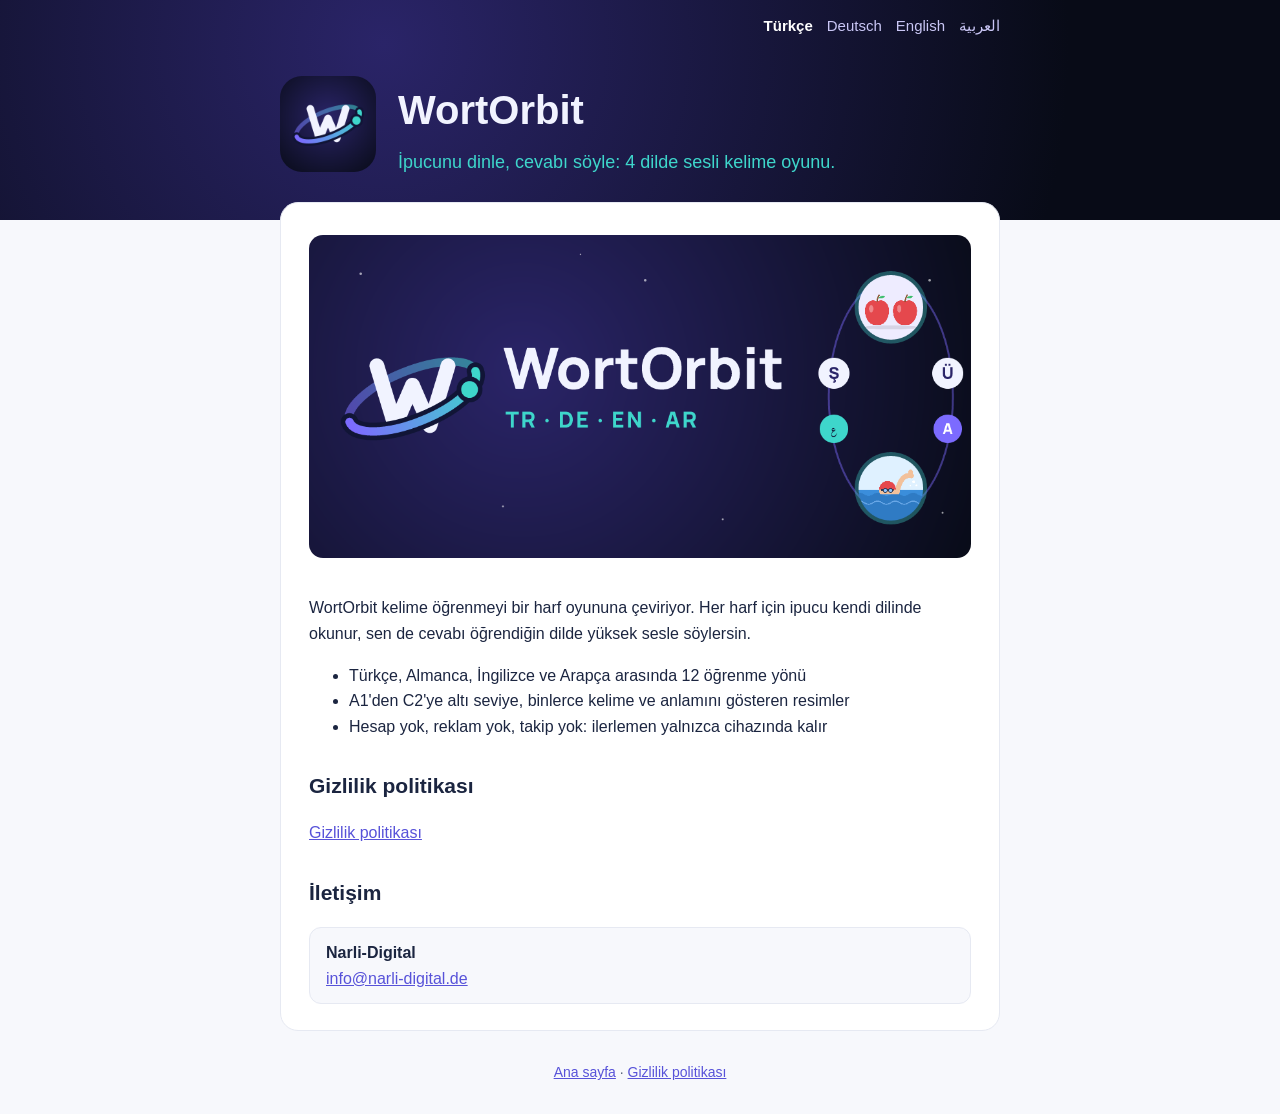
<file: index.html>
<!doctype html>
<html lang="tr">
<head>
<meta charset="utf-8">
<meta name="viewport" content="width=device-width, initial-scale=1">
<title>WortOrbit – İpucunu dinle, cevabı söyle: 4 dilde sesli kelime oyunu.</title>
<link rel="icon" href="icon.png">
<link rel="stylesheet" href="style.css">
</head>
<body>
<header><div class="wrap">
<nav><a href="index.html" class="on" lang="tr">Türkçe</a><a href="de/index.html" class="" lang="de">Deutsch</a><a href="en/index.html" class="" lang="en">English</a><a href="ar/index.html" class="" lang="ar">العربية</a></nav>
<div class="hero"><a href="index.html"><img src="icon.png" alt="WortOrbit"></a><div><h1>WortOrbit</h1><p>İpucunu dinle, cevabı söyle: 4 dilde sesli kelime oyunu.</p></div></div>
</div></header>
<div class="wrap"><main>
<img class="feature" src="feature.png" alt="WortOrbit"><p>WortOrbit kelime öğrenmeyi bir harf oyununa çeviriyor. Her harf için ipucu kendi dilinde okunur, sen de cevabı öğrendiğin dilde yüksek sesle söylersin.</p><ul><li>Türkçe, Almanca, İngilizce ve Arapça arasında 12 öğrenme yönü</li><li>A1&#x27;den C2&#x27;ye altı seviye, binlerce kelime ve anlamını gösteren resimler</li><li>Hesap yok, reklam yok, takip yok: ilerlemen yalnızca cihazında kalır</li></ul><h2>Gizlilik politikası</h2><p><a href="tr/privacy.html">Gizlilik politikası</a></p><h2>İletişim</h2><div class="publisher"><strong>Narli-Digital</strong><br><a href="mailto:info@narli-digital.de">info@narli-digital.de</a></div>
</main>
<footer><a href="index.html">Ana sayfa</a> · <a href="tr/privacy.html">Gizlilik politikası</a></footer>
</div>
</body>
</html>
</file>
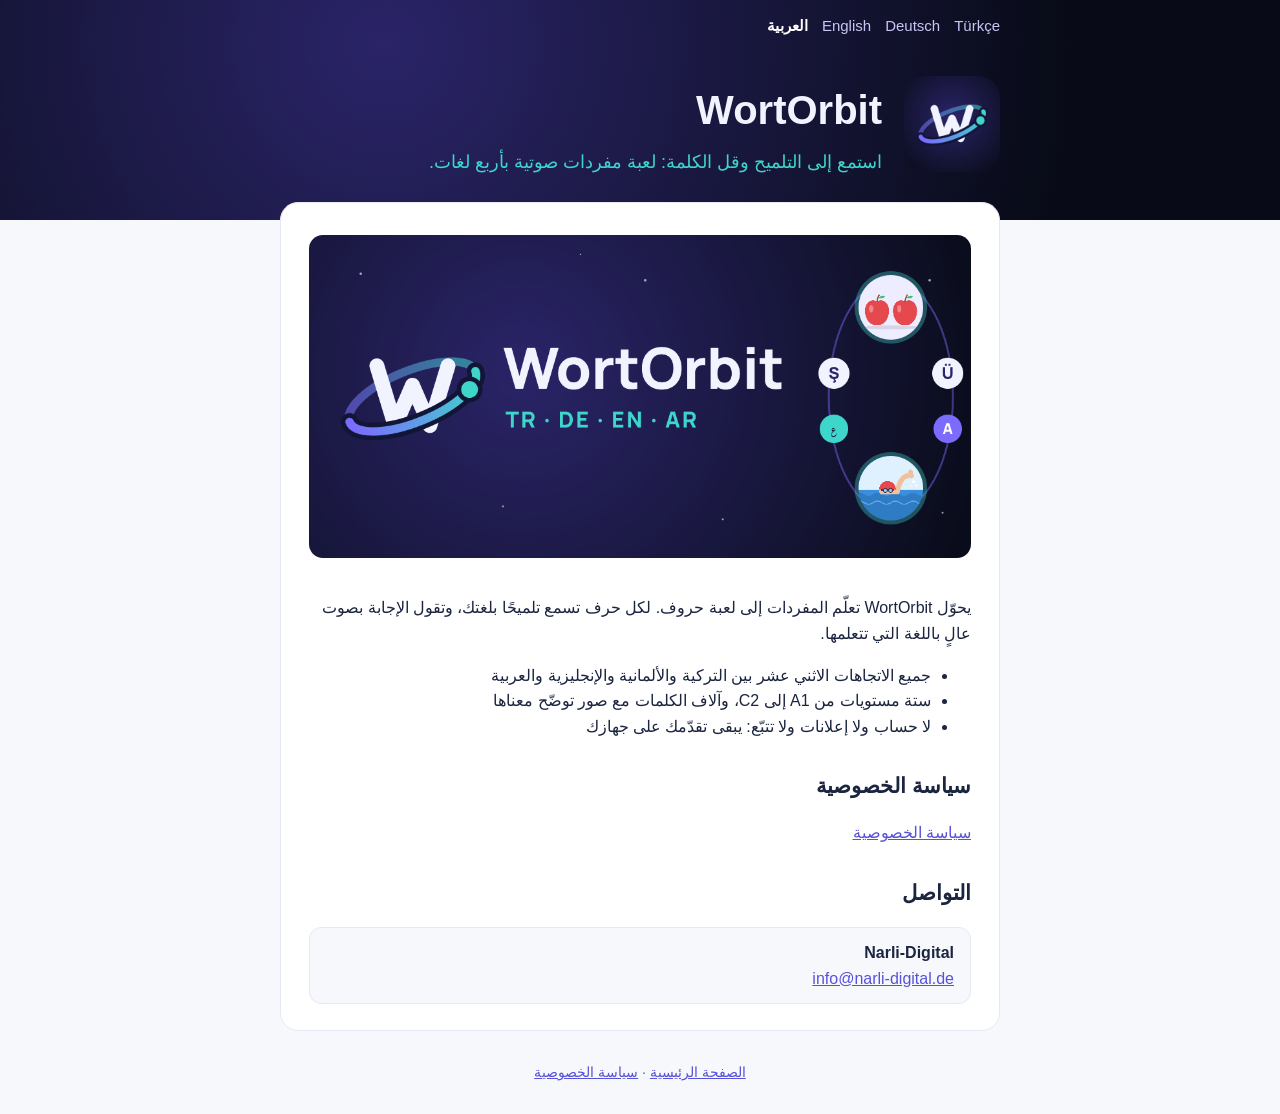
<file: ar/index.html>
<!doctype html>
<html lang="ar" dir="rtl">
<head>
<meta charset="utf-8">
<meta name="viewport" content="width=device-width, initial-scale=1">
<title>WortOrbit – استمع إلى التلميح وقل الكلمة: لعبة مفردات صوتية بأربع لغات.</title>
<link rel="icon" href="../icon.png">
<link rel="stylesheet" href="../style.css">
</head>
<body>
<header><div class="wrap">
<nav><a href="../index.html" class="" lang="tr">Türkçe</a><a href="../de/index.html" class="" lang="de">Deutsch</a><a href="../en/index.html" class="" lang="en">English</a><a href="../ar/index.html" class="on" lang="ar">العربية</a></nav>
<div class="hero"><a href="../ar/index.html"><img src="../icon.png" alt="WortOrbit"></a><div><h1>WortOrbit</h1><p>استمع إلى التلميح وقل الكلمة: لعبة مفردات صوتية بأربع لغات.</p></div></div>
</div></header>
<div class="wrap"><main>
<img class="feature" src="../feature.png" alt="WortOrbit"><p>يحوّل WortOrbit تعلّم المفردات إلى لعبة حروف. لكل حرف تسمع تلميحًا بلغتك، وتقول الإجابة بصوت عالٍ باللغة التي تتعلمها.</p><ul><li>جميع الاتجاهات الاثني عشر بين التركية والألمانية والإنجليزية والعربية</li><li>ستة مستويات من A1 إلى C2، وآلاف الكلمات مع صور توضّح معناها</li><li>لا حساب ولا إعلانات ولا تتبّع: يبقى تقدّمك على جهازك</li></ul><h2>سياسة الخصوصية</h2><p><a href="../ar/privacy.html">سياسة الخصوصية</a></p><h2>التواصل</h2><div class="publisher"><strong>Narli-Digital</strong><br><a href="mailto:info@narli-digital.de">info@narli-digital.de</a></div>
</main>
<footer><a href="../ar/index.html">الصفحة الرئيسية</a> · <a href="../ar/privacy.html">سياسة الخصوصية</a></footer>
</div>
</body>
</html>
</file>
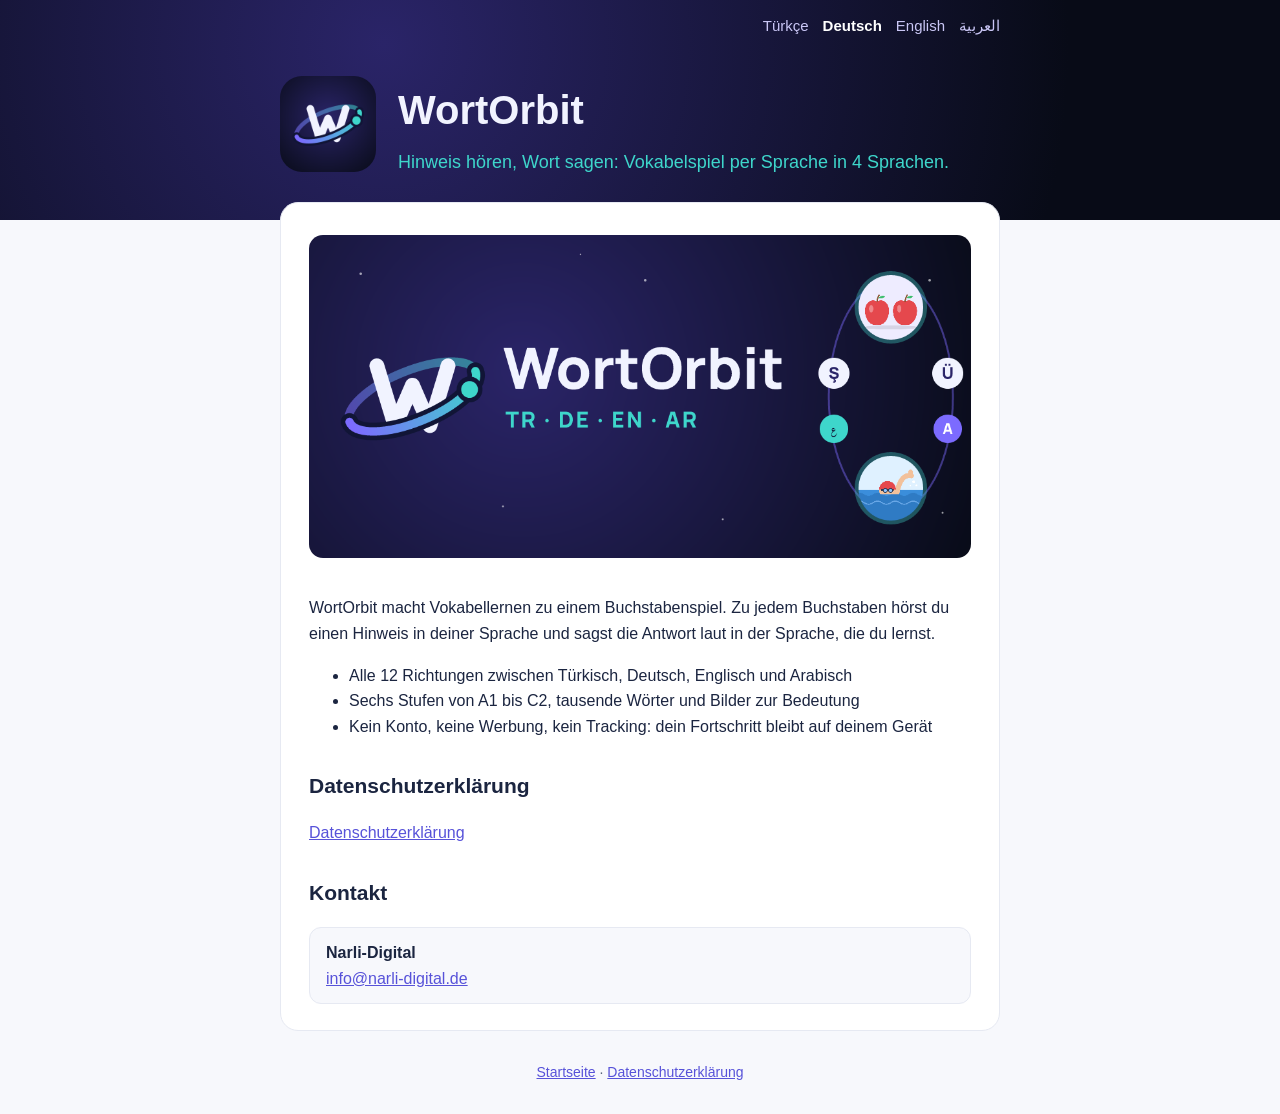
<file: de/index.html>
<!doctype html>
<html lang="de">
<head>
<meta charset="utf-8">
<meta name="viewport" content="width=device-width, initial-scale=1">
<title>WortOrbit – Hinweis hören, Wort sagen: Vokabelspiel per Sprache in 4 Sprachen.</title>
<link rel="icon" href="../icon.png">
<link rel="stylesheet" href="../style.css">
</head>
<body>
<header><div class="wrap">
<nav><a href="../index.html" class="" lang="tr">Türkçe</a><a href="../de/index.html" class="on" lang="de">Deutsch</a><a href="../en/index.html" class="" lang="en">English</a><a href="../ar/index.html" class="" lang="ar">العربية</a></nav>
<div class="hero"><a href="../de/index.html"><img src="../icon.png" alt="WortOrbit"></a><div><h1>WortOrbit</h1><p>Hinweis hören, Wort sagen: Vokabelspiel per Sprache in 4 Sprachen.</p></div></div>
</div></header>
<div class="wrap"><main>
<img class="feature" src="../feature.png" alt="WortOrbit"><p>WortOrbit macht Vokabellernen zu einem Buchstabenspiel. Zu jedem Buchstaben hörst du einen Hinweis in deiner Sprache und sagst die Antwort laut in der Sprache, die du lernst.</p><ul><li>Alle 12 Richtungen zwischen Türkisch, Deutsch, Englisch und Arabisch</li><li>Sechs Stufen von A1 bis C2, tausende Wörter und Bilder zur Bedeutung</li><li>Kein Konto, keine Werbung, kein Tracking: dein Fortschritt bleibt auf deinem Gerät</li></ul><h2>Datenschutzerklärung</h2><p><a href="../de/privacy.html">Datenschutzerklärung</a></p><h2>Kontakt</h2><div class="publisher"><strong>Narli-Digital</strong><br><a href="mailto:info@narli-digital.de">info@narli-digital.de</a></div>
</main>
<footer><a href="../de/index.html">Startseite</a> · <a href="../de/privacy.html">Datenschutzerklärung</a></footer>
</div>
</body>
</html>
</file>
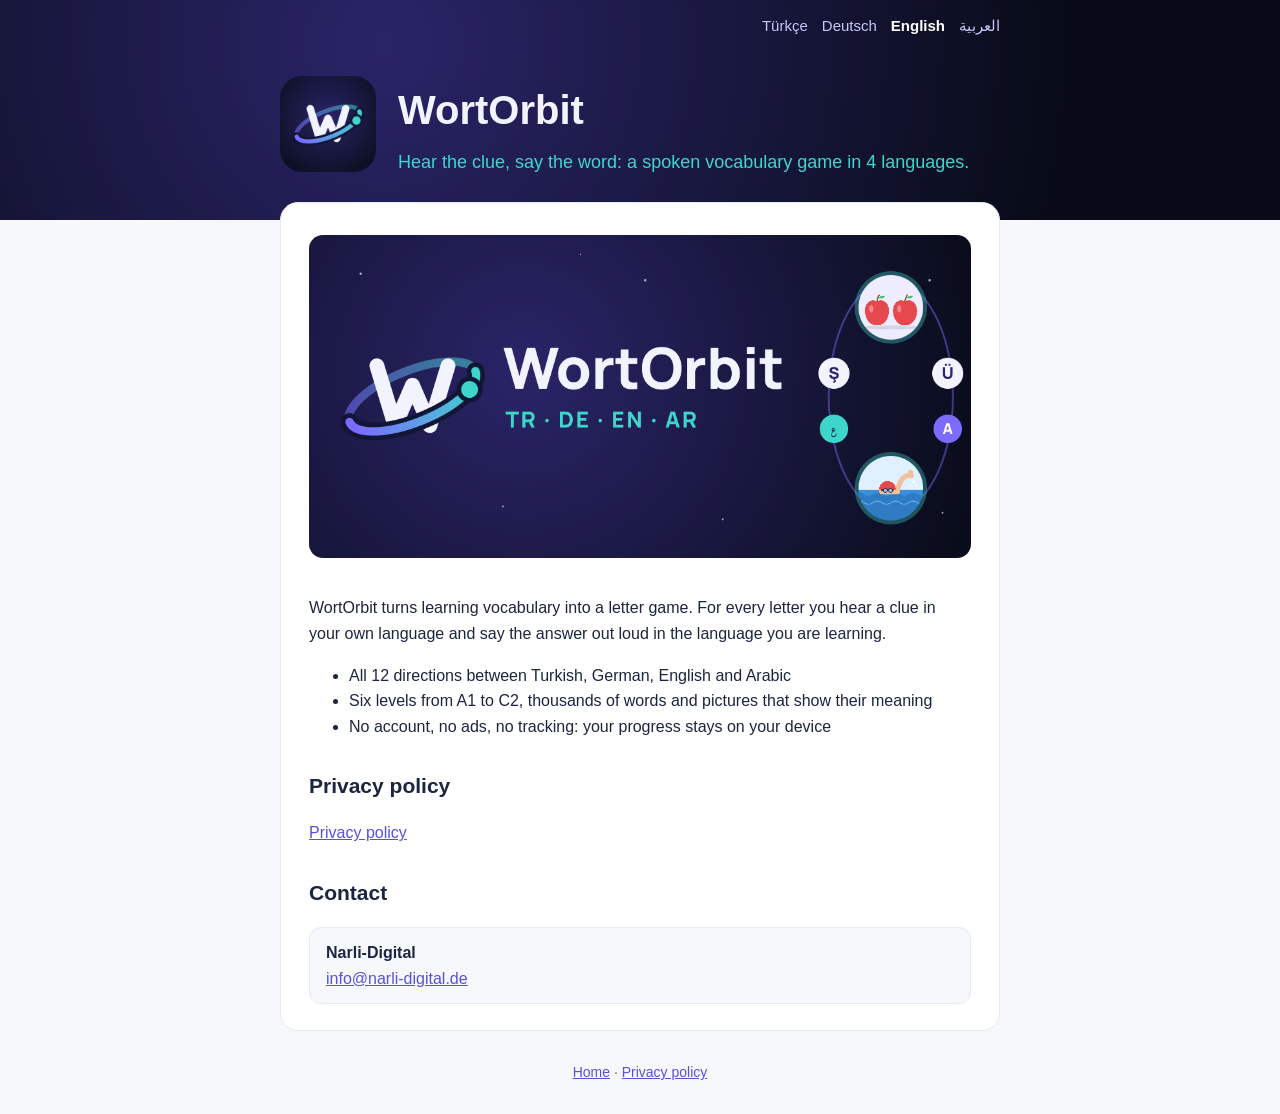
<file: en/index.html>
<!doctype html>
<html lang="en">
<head>
<meta charset="utf-8">
<meta name="viewport" content="width=device-width, initial-scale=1">
<title>WortOrbit – Hear the clue, say the word: a spoken vocabulary game in 4 languages.</title>
<link rel="icon" href="../icon.png">
<link rel="stylesheet" href="../style.css">
</head>
<body>
<header><div class="wrap">
<nav><a href="../index.html" class="" lang="tr">Türkçe</a><a href="../de/index.html" class="" lang="de">Deutsch</a><a href="../en/index.html" class="on" lang="en">English</a><a href="../ar/index.html" class="" lang="ar">العربية</a></nav>
<div class="hero"><a href="../en/index.html"><img src="../icon.png" alt="WortOrbit"></a><div><h1>WortOrbit</h1><p>Hear the clue, say the word: a spoken vocabulary game in 4 languages.</p></div></div>
</div></header>
<div class="wrap"><main>
<img class="feature" src="../feature.png" alt="WortOrbit"><p>WortOrbit turns learning vocabulary into a letter game. For every letter you hear a clue in your own language and say the answer out loud in the language you are learning.</p><ul><li>All 12 directions between Turkish, German, English and Arabic</li><li>Six levels from A1 to C2, thousands of words and pictures that show their meaning</li><li>No account, no ads, no tracking: your progress stays on your device</li></ul><h2>Privacy policy</h2><p><a href="../en/privacy.html">Privacy policy</a></p><h2>Contact</h2><div class="publisher"><strong>Narli-Digital</strong><br><a href="mailto:info@narli-digital.de">info@narli-digital.de</a></div>
</main>
<footer><a href="../en/index.html">Home</a> · <a href="../en/privacy.html">Privacy policy</a></footer>
</div>
</body>
</html>
</file>
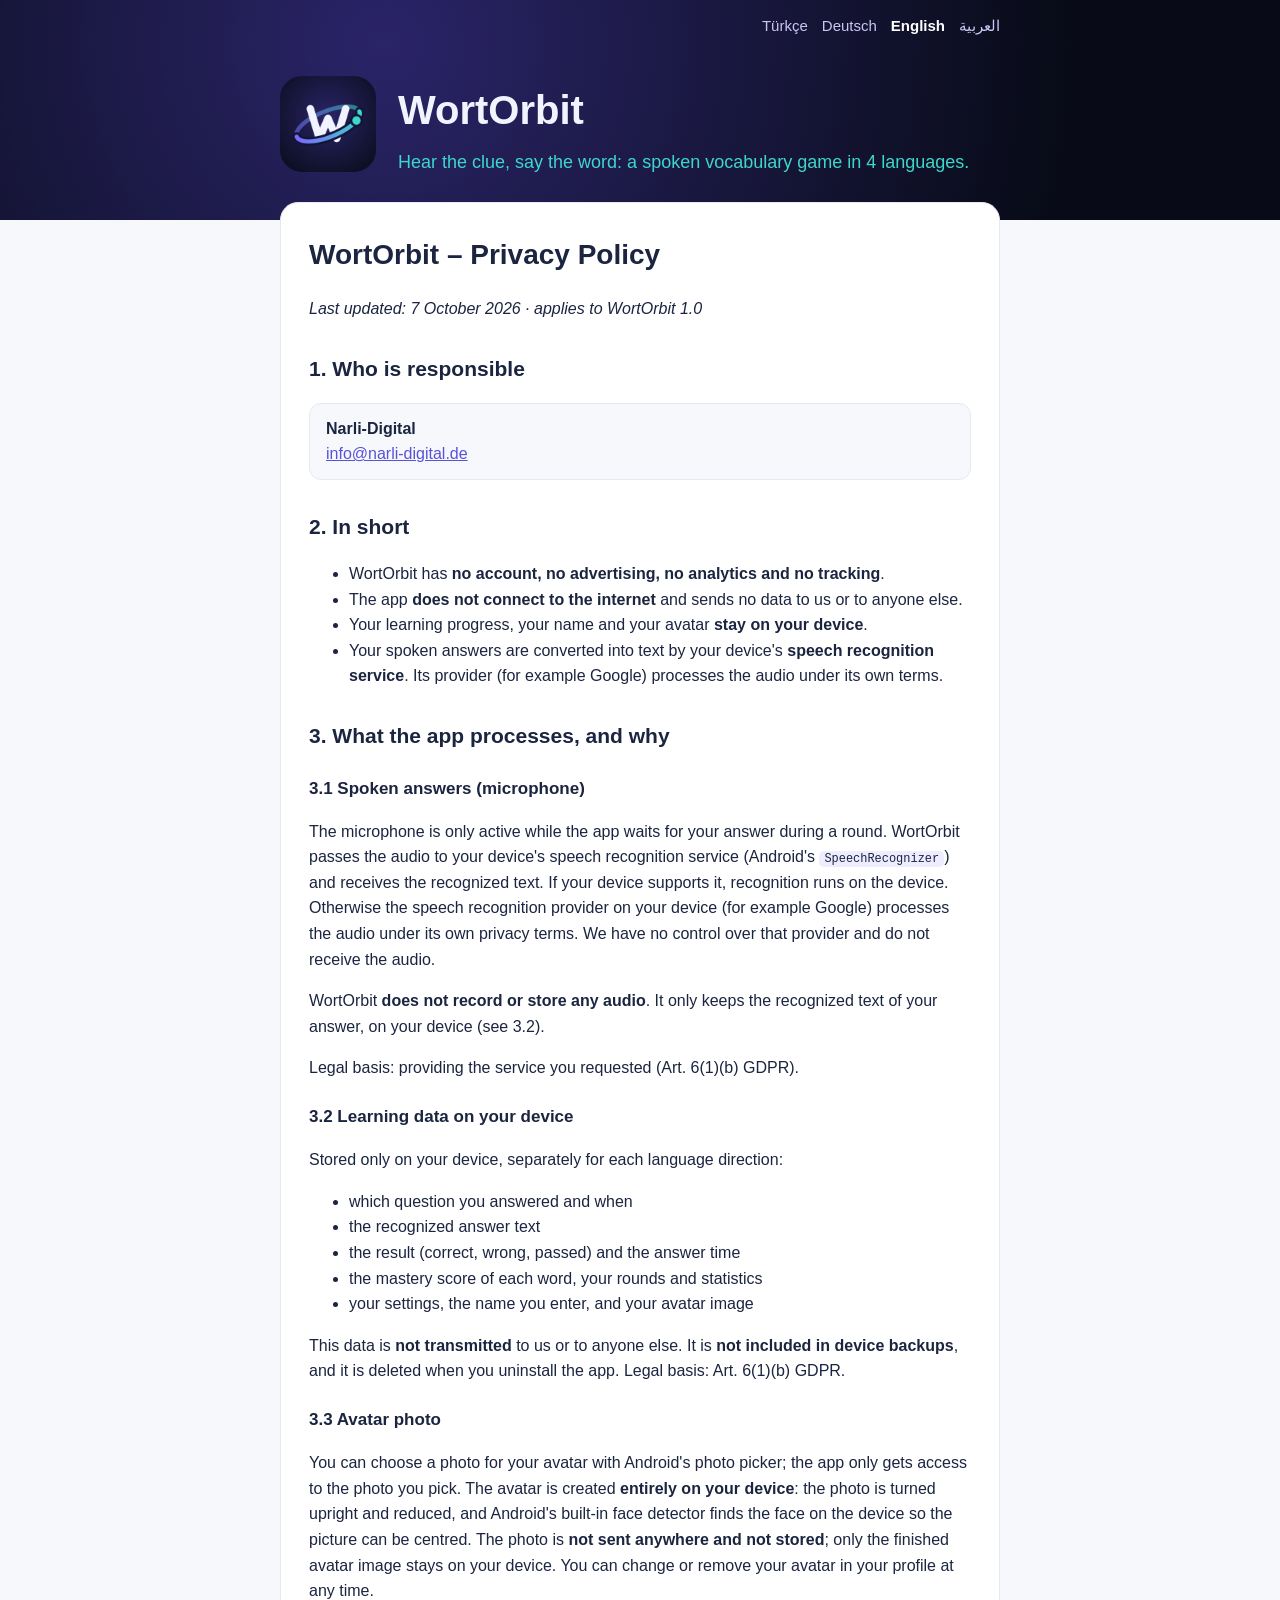
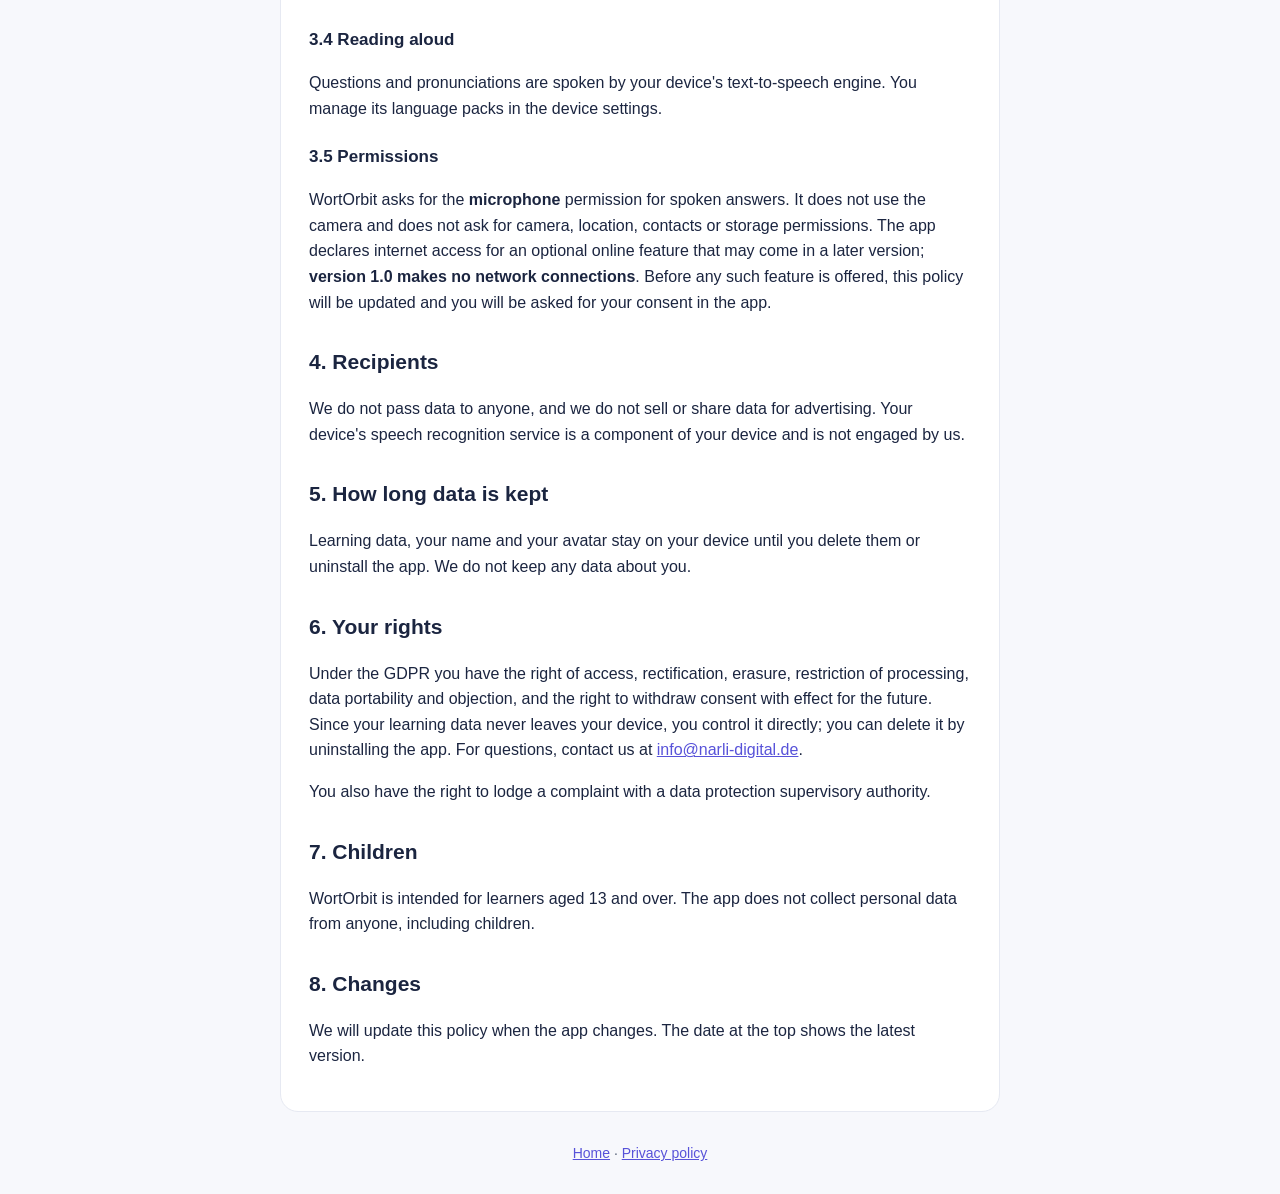
<file: privacy.html>
<!doctype html>
<html lang="en"><head><meta charset="utf-8"><meta name="viewport" content="width=device-width, initial-scale=1">
<title>WortOrbit – Privacy policy</title>
<script>
var langs = ["tr", "de", "en", "ar"], pick = "en";
(navigator.languages || [navigator.language || "en"]).some(function (l) {
  var code = (l || "").slice(0, 2).toLowerCase();
  if (langs.indexOf(code) >= 0) { pick = code; return true; }
  return false;
});
location.replace(pick + "/privacy.html");
</script>
<link rel="stylesheet" href="style.css"></head>
<body><div class="wrap"><main><h1>WortOrbit – Privacy policy</h1><p><a href="tr/privacy.html">Türkçe</a> · <a href="de/privacy.html">Deutsch</a> · <a href="en/privacy.html">English</a> · <a href="ar/privacy.html">العربية</a></p></main></div></body></html>
</file>
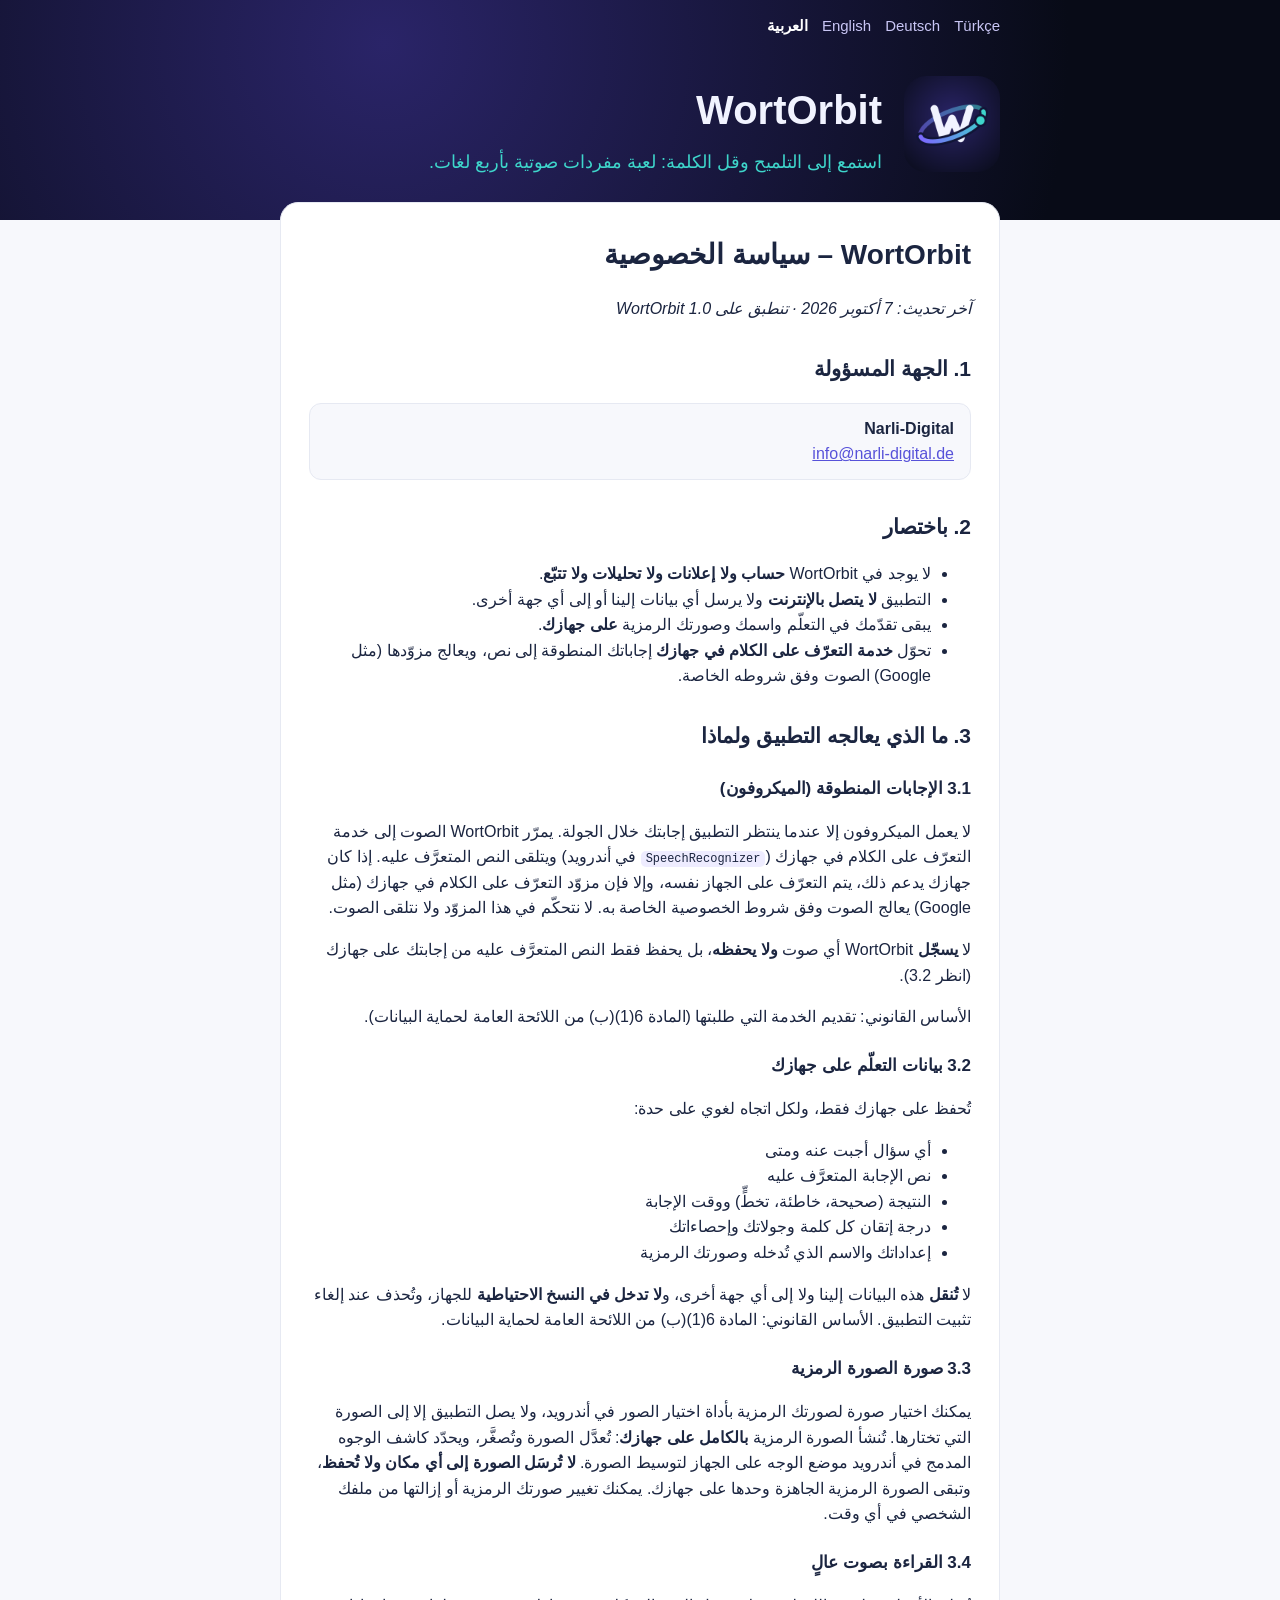
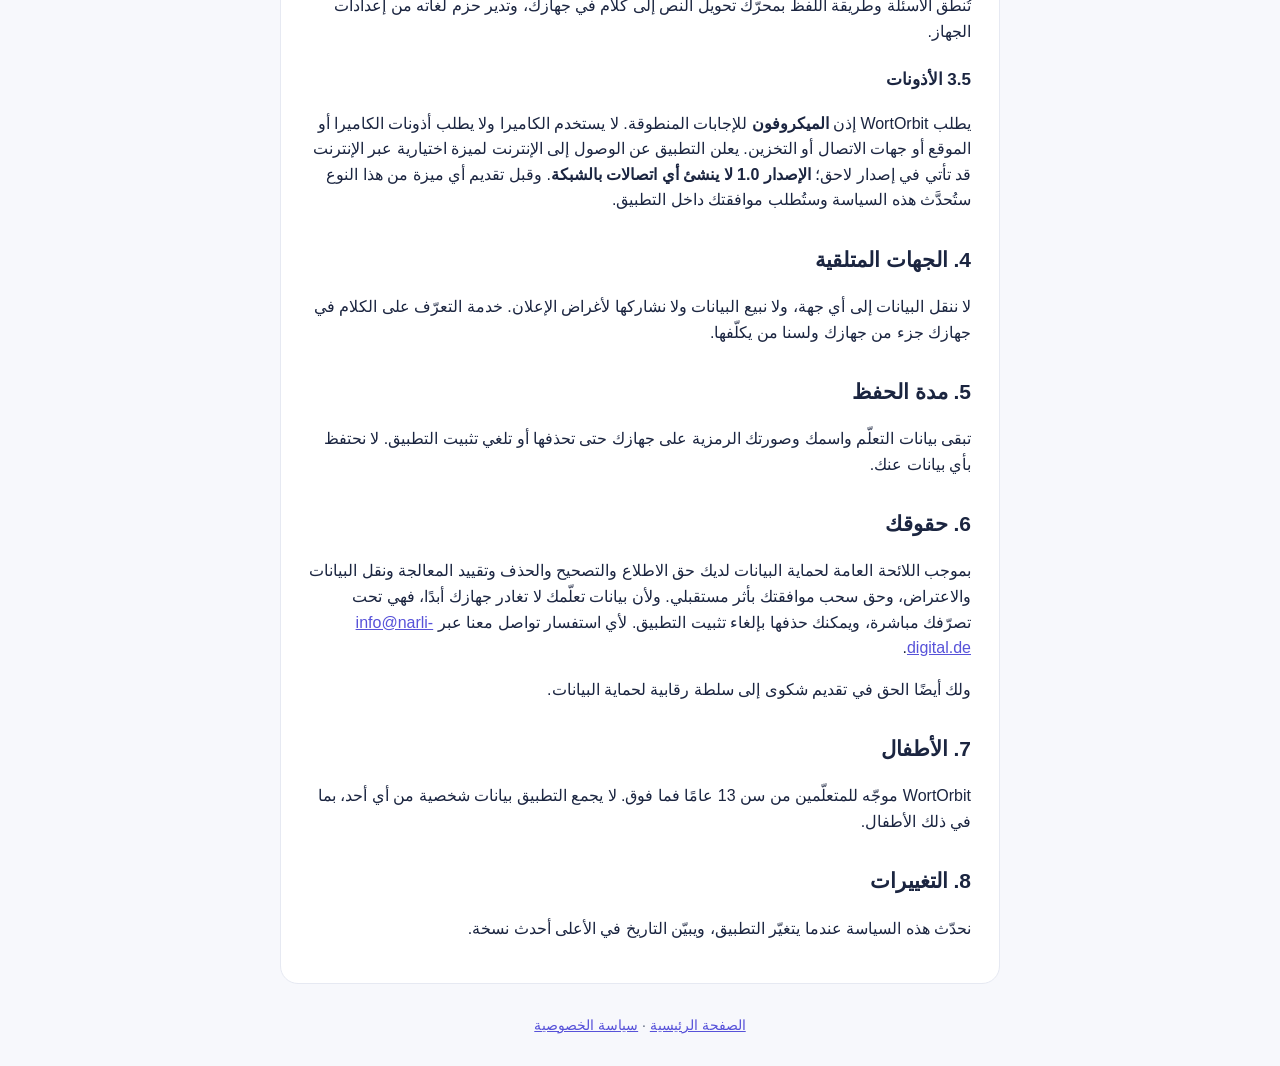
<file: ar/privacy.html>
<!doctype html>
<html lang="ar" dir="rtl">
<head>
<meta charset="utf-8">
<meta name="viewport" content="width=device-width, initial-scale=1">
<title>WortOrbit – سياسة الخصوصية</title>
<link rel="icon" href="../icon.png">
<link rel="stylesheet" href="../style.css">
</head>
<body>
<header><div class="wrap">
<nav><a href="../tr/privacy.html" class="" lang="tr">Türkçe</a><a href="../de/privacy.html" class="" lang="de">Deutsch</a><a href="../en/privacy.html" class="" lang="en">English</a><a href="../ar/privacy.html" class="on" lang="ar">العربية</a></nav>
<div class="hero"><a href="../ar/index.html"><img src="../icon.png" alt="WortOrbit"></a><div><h1>WortOrbit</h1><p>استمع إلى التلميح وقل الكلمة: لعبة مفردات صوتية بأربع لغات.</p></div></div>
</div></header>
<div class="wrap"><main>
<h1>WortOrbit – سياسة الخصوصية</h1>
<p><em>آخر تحديث: 7 أكتوبر 2026 · تنطبق على WortOrbit 1.0</em></p>
<h2>1. الجهة المسؤولة</h2>
<div class="publisher"><strong>Narli-Digital</strong><br><a href="mailto:info@narli-digital.de">info@narli-digital.de</a></div>
<h2>2. باختصار</h2>
<ul><li>لا يوجد في WortOrbit <strong>حساب ولا إعلانات ولا تحليلات ولا تتبّع</strong>.</li><li>التطبيق <strong>لا يتصل بالإنترنت</strong> ولا يرسل أي بيانات إلينا أو إلى أي جهة أخرى.</li><li>يبقى تقدّمك في التعلّم واسمك وصورتك الرمزية <strong>على جهازك</strong>.</li><li>تحوّل <strong>خدمة التعرّف على الكلام في جهازك</strong> إجاباتك المنطوقة إلى نص، ويعالج مزوّدها (مثل Google) الصوت وفق شروطه الخاصة.</li></ul>
<h2>3. ما الذي يعالجه التطبيق ولماذا</h2>
<h3>3.1 الإجابات المنطوقة (الميكروفون)</h3>
<p>لا يعمل الميكروفون إلا عندما ينتظر التطبيق إجابتك خلال الجولة. يمرّر WortOrbit الصوت إلى خدمة التعرّف على الكلام في جهازك (<code>SpeechRecognizer</code> في أندرويد) ويتلقى النص المتعرَّف عليه. إذا كان جهازك يدعم ذلك، يتم التعرّف على الجهاز نفسه، وإلا فإن مزوّد التعرّف على الكلام في جهازك (مثل Google) يعالج الصوت وفق شروط الخصوصية الخاصة به. لا نتحكّم في هذا المزوّد ولا نتلقى الصوت.</p>
<p>لا <strong>يسجّل</strong> WortOrbit أي صوت <strong>ولا يحفظه</strong>، بل يحفظ فقط النص المتعرَّف عليه من إجابتك على جهازك (انظر 3.2).</p>
<p>الأساس القانوني: تقديم الخدمة التي طلبتها (المادة 6(1)(ب) من اللائحة العامة لحماية البيانات).</p>
<h3>3.2 بيانات التعلّم على جهازك</h3>
<p>تُحفظ على جهازك فقط، ولكل اتجاه لغوي على حدة:</p>
<ul><li>أي سؤال أجبت عنه ومتى</li><li>نص الإجابة المتعرَّف عليه</li><li>النتيجة (صحيحة، خاطئة، تخطٍّ) ووقت الإجابة</li><li>درجة إتقان كل كلمة وجولاتك وإحصاءاتك</li><li>إعداداتك والاسم الذي تُدخله وصورتك الرمزية</li></ul>
<p>لا <strong>تُنقل</strong> هذه البيانات إلينا ولا إلى أي جهة أخرى، و<strong>لا تدخل في النسخ الاحتياطية</strong> للجهاز، وتُحذف عند إلغاء تثبيت التطبيق. الأساس القانوني: المادة 6(1)(ب) من اللائحة العامة لحماية البيانات.</p>
<h3>3.3 صورة الصورة الرمزية</h3>
<p>يمكنك اختيار صورة لصورتك الرمزية بأداة اختيار الصور في أندرويد، ولا يصل التطبيق إلا إلى الصورة التي تختارها. تُنشأ الصورة الرمزية <strong>بالكامل على جهازك</strong>: تُعدَّل الصورة وتُصغَّر، ويحدّد كاشف الوجوه المدمج في أندرويد موضع الوجه على الجهاز لتوسيط الصورة. <strong>لا تُرسَل الصورة إلى أي مكان ولا تُحفظ</strong>، وتبقى الصورة الرمزية الجاهزة وحدها على جهازك. يمكنك تغيير صورتك الرمزية أو إزالتها من ملفك الشخصي في أي وقت.</p>
<h3>3.4 القراءة بصوت عالٍ</h3>
<p>تُنطق الأسئلة وطريقة اللفظ بمحرّك تحويل النص إلى كلام في جهازك، وتدير حزم لغاته من إعدادات الجهاز.</p>
<h3>3.5 الأذونات</h3>
<p>يطلب WortOrbit إذن <strong>الميكروفون</strong> للإجابات المنطوقة. لا يستخدم الكاميرا ولا يطلب أذونات الكاميرا أو الموقع أو جهات الاتصال أو التخزين. يعلن التطبيق عن الوصول إلى الإنترنت لميزة اختيارية عبر الإنترنت قد تأتي في إصدار لاحق؛ <strong>الإصدار 1.0 لا ينشئ أي اتصالات بالشبكة</strong>. وقبل تقديم أي ميزة من هذا النوع ستُحدَّث هذه السياسة وستُطلب موافقتك داخل التطبيق.</p>
<h2>4. الجهات المتلقية</h2>
<p>لا ننقل البيانات إلى أي جهة، ولا نبيع البيانات ولا نشاركها لأغراض الإعلان. خدمة التعرّف على الكلام في جهازك جزء من جهازك ولسنا من يكلّفها.</p>
<h2>5. مدة الحفظ</h2>
<p>تبقى بيانات التعلّم واسمك وصورتك الرمزية على جهازك حتى تحذفها أو تلغي تثبيت التطبيق. لا نحتفظ بأي بيانات عنك.</p>
<h2>6. حقوقك</h2>
<p>بموجب اللائحة العامة لحماية البيانات لديك حق الاطلاع والتصحيح والحذف وتقييد المعالجة ونقل البيانات والاعتراض، وحق سحب موافقتك بأثر مستقبلي. ولأن بيانات تعلّمك لا تغادر جهازك أبدًا، فهي تحت تصرّفك مباشرة، ويمكنك حذفها بإلغاء تثبيت التطبيق. لأي استفسار تواصل معنا عبر <a href="mailto:info@narli-digital.de">info@narli-digital.de</a>.</p>
<p>ولك أيضًا الحق في تقديم شكوى إلى سلطة رقابية لحماية البيانات.</p>
<h2>7. الأطفال</h2>
<p>WortOrbit موجّه للمتعلّمين من سن 13 عامًا فما فوق. لا يجمع التطبيق بيانات شخصية من أي أحد، بما في ذلك الأطفال.</p>
<h2>8. التغييرات</h2>
<p>نحدّث هذه السياسة عندما يتغيّر التطبيق، ويبيّن التاريخ في الأعلى أحدث نسخة.</p>
</main>
<footer><a href="../ar/index.html">الصفحة الرئيسية</a> · <a href="../ar/privacy.html">سياسة الخصوصية</a></footer>
</div>
</body>
</html>
</file>
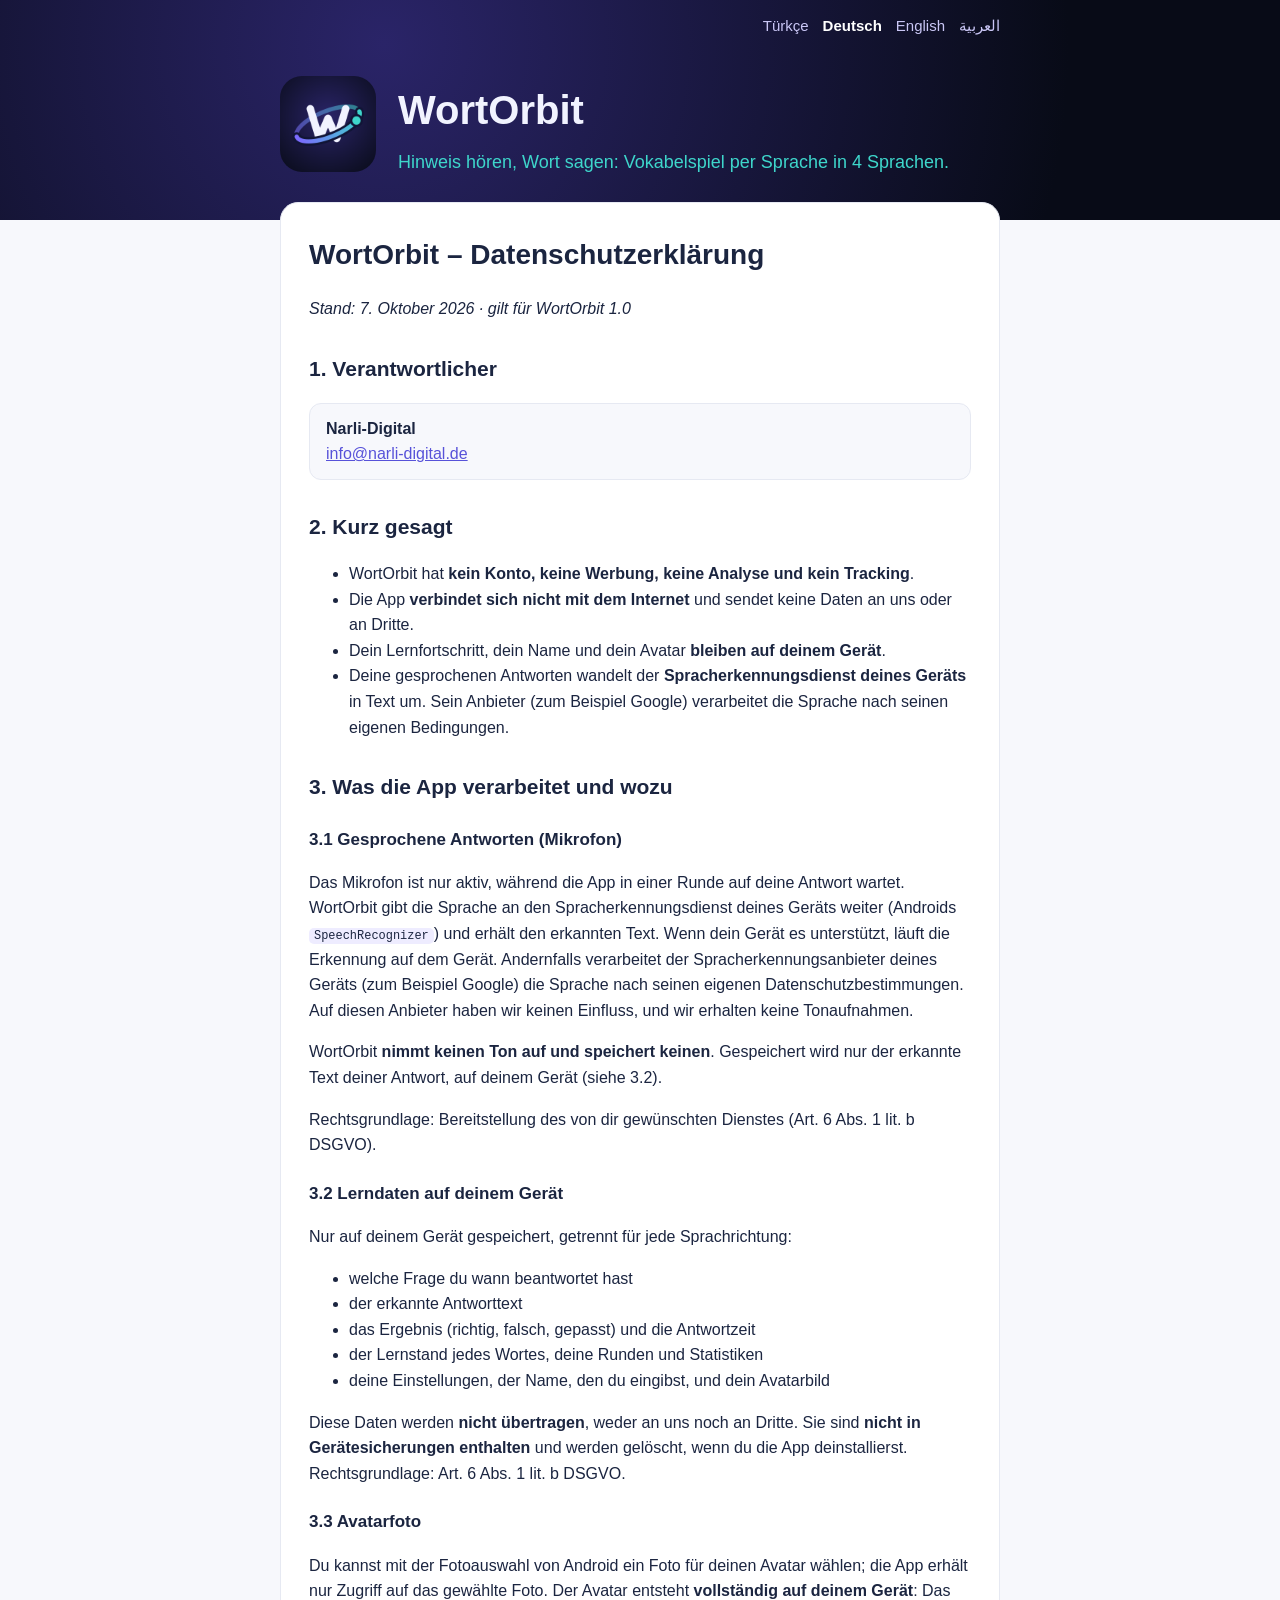
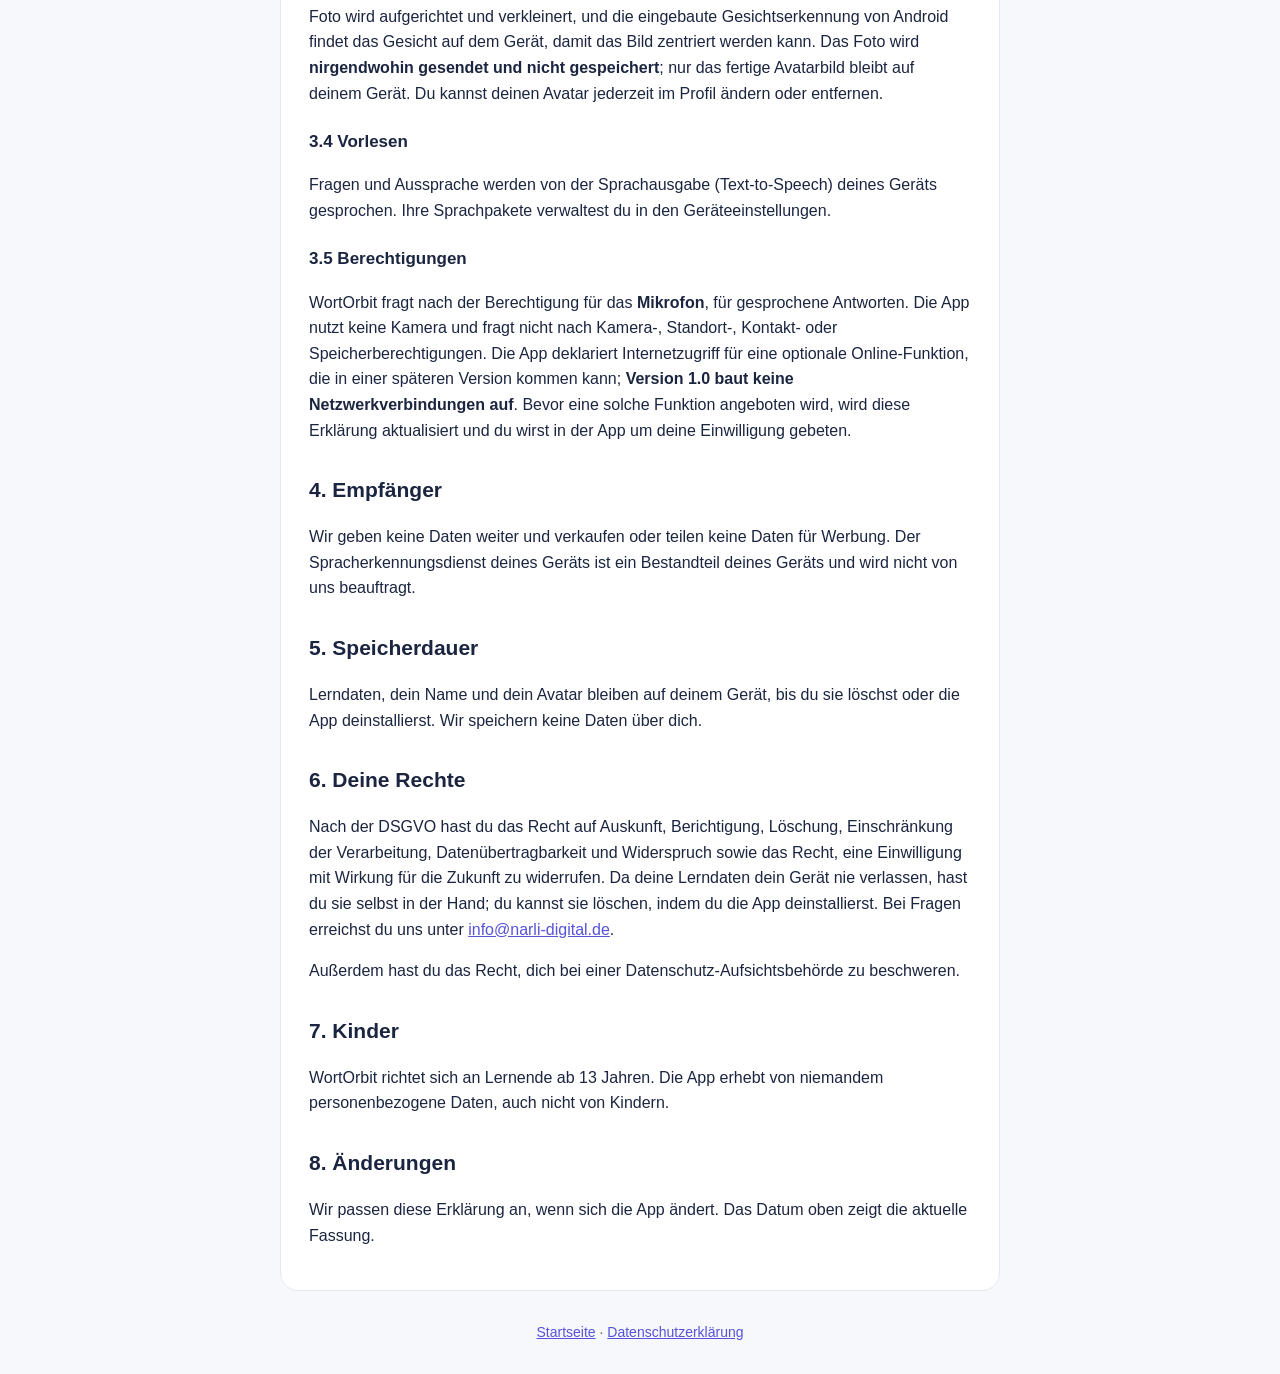
<file: de/privacy.html>
<!doctype html>
<html lang="de">
<head>
<meta charset="utf-8">
<meta name="viewport" content="width=device-width, initial-scale=1">
<title>WortOrbit – Datenschutzerklärung</title>
<link rel="icon" href="../icon.png">
<link rel="stylesheet" href="../style.css">
</head>
<body>
<header><div class="wrap">
<nav><a href="../tr/privacy.html" class="" lang="tr">Türkçe</a><a href="../de/privacy.html" class="on" lang="de">Deutsch</a><a href="../en/privacy.html" class="" lang="en">English</a><a href="../ar/privacy.html" class="" lang="ar">العربية</a></nav>
<div class="hero"><a href="../de/index.html"><img src="../icon.png" alt="WortOrbit"></a><div><h1>WortOrbit</h1><p>Hinweis hören, Wort sagen: Vokabelspiel per Sprache in 4 Sprachen.</p></div></div>
</div></header>
<div class="wrap"><main>
<h1>WortOrbit – Datenschutzerklärung</h1>
<p><em>Stand: 7. Oktober 2026 · gilt für WortOrbit 1.0</em></p>
<h2>1. Verantwortlicher</h2>
<div class="publisher"><strong>Narli-Digital</strong><br><a href="mailto:info@narli-digital.de">info@narli-digital.de</a></div>
<h2>2. Kurz gesagt</h2>
<ul><li>WortOrbit hat <strong>kein Konto, keine Werbung, keine Analyse und kein Tracking</strong>.</li><li>Die App <strong>verbindet sich nicht mit dem Internet</strong> und sendet keine Daten an uns oder an Dritte.</li><li>Dein Lernfortschritt, dein Name und dein Avatar <strong>bleiben auf deinem Gerät</strong>.</li><li>Deine gesprochenen Antworten wandelt der <strong>Spracherkennungsdienst deines Geräts</strong> in Text um. Sein Anbieter (zum Beispiel Google) verarbeitet die Sprache nach seinen eigenen Bedingungen.</li></ul>
<h2>3. Was die App verarbeitet und wozu</h2>
<h3>3.1 Gesprochene Antworten (Mikrofon)</h3>
<p>Das Mikrofon ist nur aktiv, während die App in einer Runde auf deine Antwort wartet. WortOrbit gibt die Sprache an den Spracherkennungsdienst deines Geräts weiter (Androids <code>SpeechRecognizer</code>) und erhält den erkannten Text. Wenn dein Gerät es unterstützt, läuft die Erkennung auf dem Gerät. Andernfalls verarbeitet der Spracherkennungsanbieter deines Geräts (zum Beispiel Google) die Sprache nach seinen eigenen Datenschutzbestimmungen. Auf diesen Anbieter haben wir keinen Einfluss, und wir erhalten keine Tonaufnahmen.</p>
<p>WortOrbit <strong>nimmt keinen Ton auf und speichert keinen</strong>. Gespeichert wird nur der erkannte Text deiner Antwort, auf deinem Gerät (siehe 3.2).</p>
<p>Rechtsgrundlage: Bereitstellung des von dir gewünschten Dienstes (Art. 6 Abs. 1 lit. b DSGVO).</p>
<h3>3.2 Lerndaten auf deinem Gerät</h3>
<p>Nur auf deinem Gerät gespeichert, getrennt für jede Sprachrichtung:</p>
<ul><li>welche Frage du wann beantwortet hast</li><li>der erkannte Antworttext</li><li>das Ergebnis (richtig, falsch, gepasst) und die Antwortzeit</li><li>der Lernstand jedes Wortes, deine Runden und Statistiken</li><li>deine Einstellungen, der Name, den du eingibst, und dein Avatarbild</li></ul>
<p>Diese Daten werden <strong>nicht übertragen</strong>, weder an uns noch an Dritte. Sie sind <strong>nicht in Gerätesicherungen enthalten</strong> und werden gelöscht, wenn du die App deinstallierst. Rechtsgrundlage: Art. 6 Abs. 1 lit. b DSGVO.</p>
<h3>3.3 Avatarfoto</h3>
<p>Du kannst mit der Fotoauswahl von Android ein Foto für deinen Avatar wählen; die App erhält nur Zugriff auf das gewählte Foto. Der Avatar entsteht <strong>vollständig auf deinem Gerät</strong>: Das Foto wird aufgerichtet und verkleinert, und die eingebaute Gesichtserkennung von Android findet das Gesicht auf dem Gerät, damit das Bild zentriert werden kann. Das Foto wird <strong>nirgendwohin gesendet und nicht gespeichert</strong>; nur das fertige Avatarbild bleibt auf deinem Gerät. Du kannst deinen Avatar jederzeit im Profil ändern oder entfernen.</p>
<h3>3.4 Vorlesen</h3>
<p>Fragen und Aussprache werden von der Sprachausgabe (Text-to-Speech) deines Geräts gesprochen. Ihre Sprachpakete verwaltest du in den Geräteeinstellungen.</p>
<h3>3.5 Berechtigungen</h3>
<p>WortOrbit fragt nach der Berechtigung für das <strong>Mikrofon</strong>, für gesprochene Antworten. Die App nutzt keine Kamera und fragt nicht nach Kamera-, Standort-, Kontakt- oder Speicherberechtigungen. Die App deklariert Internetzugriff für eine optionale Online-Funktion, die in einer späteren Version kommen kann; <strong>Version 1.0 baut keine Netzwerkverbindungen auf</strong>. Bevor eine solche Funktion angeboten wird, wird diese Erklärung aktualisiert und du wirst in der App um deine Einwilligung gebeten.</p>
<h2>4. Empfänger</h2>
<p>Wir geben keine Daten weiter und verkaufen oder teilen keine Daten für Werbung. Der Spracherkennungsdienst deines Geräts ist ein Bestandteil deines Geräts und wird nicht von uns beauftragt.</p>
<h2>5. Speicherdauer</h2>
<p>Lerndaten, dein Name und dein Avatar bleiben auf deinem Gerät, bis du sie löschst oder die App deinstallierst. Wir speichern keine Daten über dich.</p>
<h2>6. Deine Rechte</h2>
<p>Nach der DSGVO hast du das Recht auf Auskunft, Berichtigung, Löschung, Einschränkung der Verarbeitung, Datenübertragbarkeit und Widerspruch sowie das Recht, eine Einwilligung mit Wirkung für die Zukunft zu widerrufen. Da deine Lerndaten dein Gerät nie verlassen, hast du sie selbst in der Hand; du kannst sie löschen, indem du die App deinstallierst. Bei Fragen erreichst du uns unter <a href="mailto:info@narli-digital.de">info@narli-digital.de</a>.</p>
<p>Außerdem hast du das Recht, dich bei einer Datenschutz-Aufsichtsbehörde zu beschweren.</p>
<h2>7. Kinder</h2>
<p>WortOrbit richtet sich an Lernende ab 13 Jahren. Die App erhebt von niemandem personenbezogene Daten, auch nicht von Kindern.</p>
<h2>8. Änderungen</h2>
<p>Wir passen diese Erklärung an, wenn sich die App ändert. Das Datum oben zeigt die aktuelle Fassung.</p>
</main>
<footer><a href="../de/index.html">Startseite</a> · <a href="../de/privacy.html">Datenschutzerklärung</a></footer>
</div>
</body>
</html>
</file>
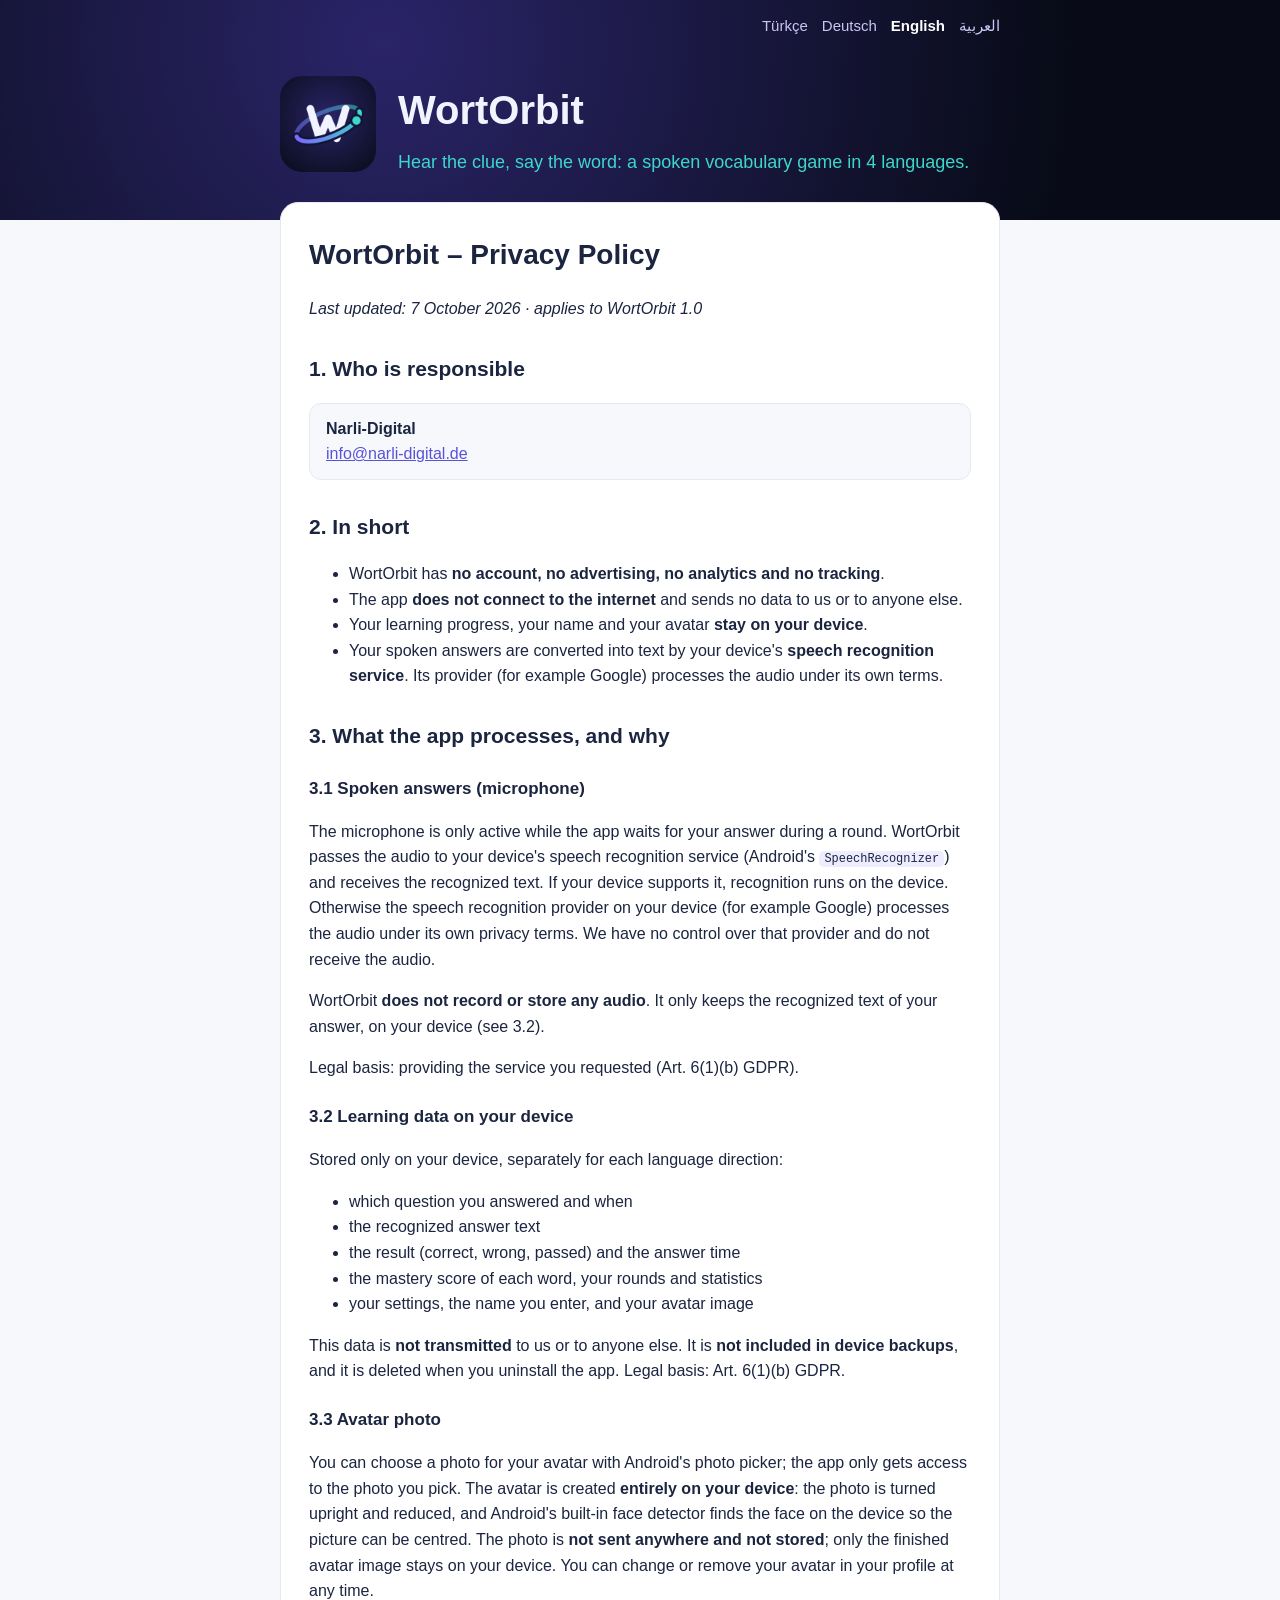
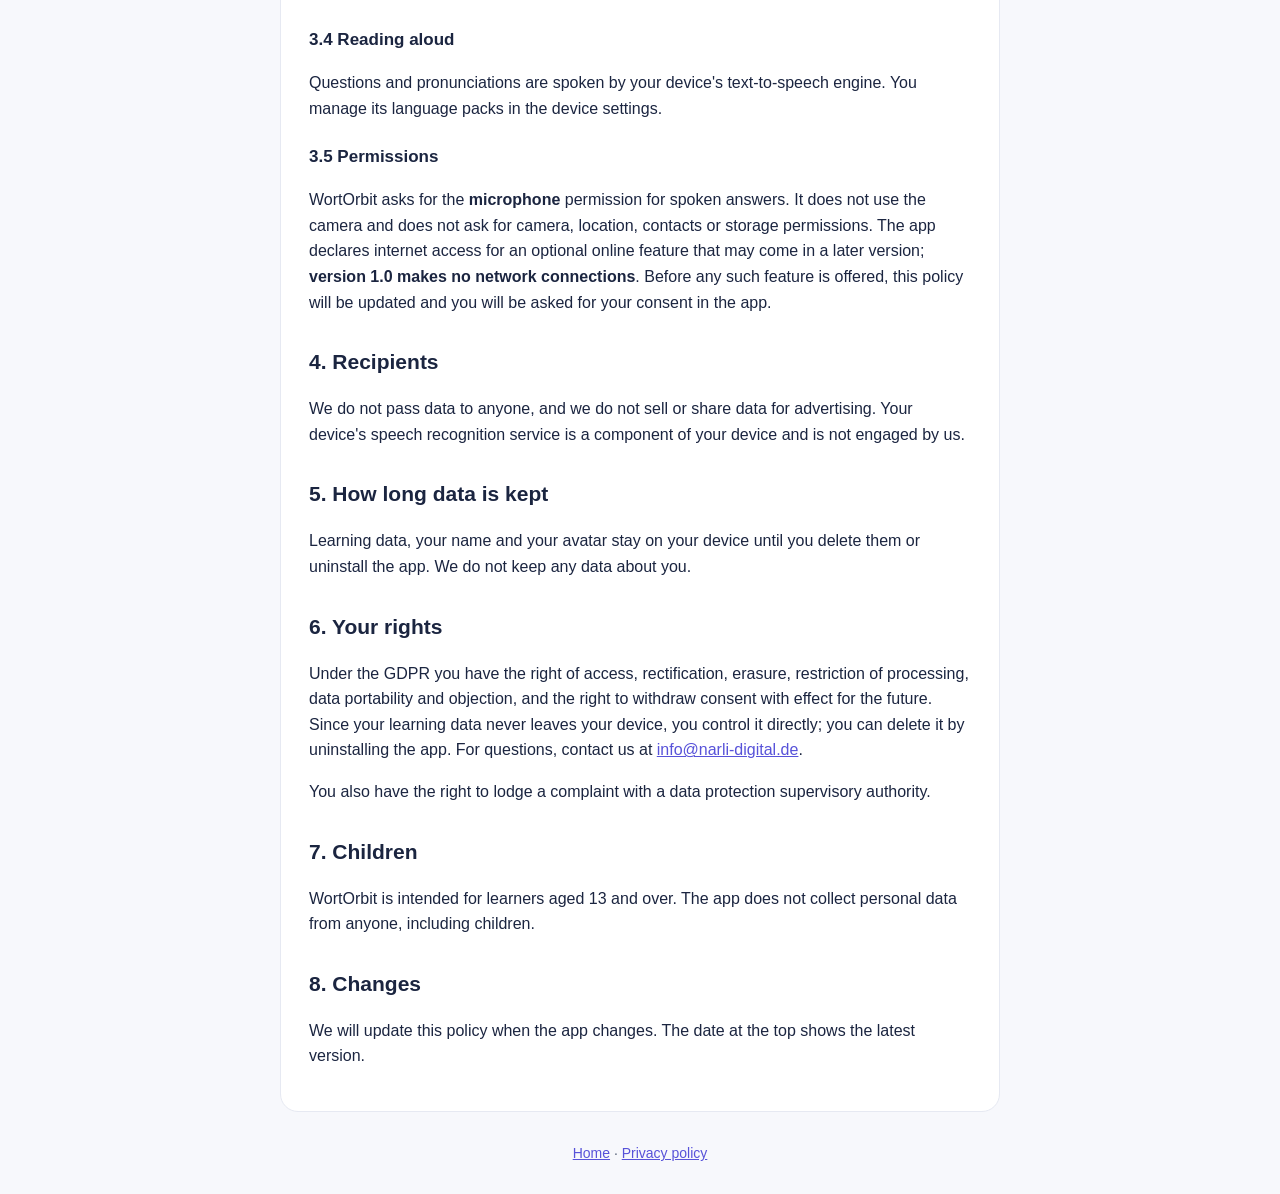
<file: en/privacy.html>
<!doctype html>
<html lang="en">
<head>
<meta charset="utf-8">
<meta name="viewport" content="width=device-width, initial-scale=1">
<title>WortOrbit – Privacy Policy</title>
<link rel="icon" href="../icon.png">
<link rel="stylesheet" href="../style.css">
</head>
<body>
<header><div class="wrap">
<nav><a href="../tr/privacy.html" class="" lang="tr">Türkçe</a><a href="../de/privacy.html" class="" lang="de">Deutsch</a><a href="../en/privacy.html" class="on" lang="en">English</a><a href="../ar/privacy.html" class="" lang="ar">العربية</a></nav>
<div class="hero"><a href="../en/index.html"><img src="../icon.png" alt="WortOrbit"></a><div><h1>WortOrbit</h1><p>Hear the clue, say the word: a spoken vocabulary game in 4 languages.</p></div></div>
</div></header>
<div class="wrap"><main>
<h1>WortOrbit – Privacy Policy</h1>
<p><em>Last updated: 7 October 2026 · applies to WortOrbit 1.0</em></p>
<h2>1. Who is responsible</h2>
<div class="publisher"><strong>Narli-Digital</strong><br><a href="mailto:info@narli-digital.de">info@narli-digital.de</a></div>
<h2>2. In short</h2>
<ul><li>WortOrbit has <strong>no account, no advertising, no analytics and no tracking</strong>.</li><li>The app <strong>does not connect to the internet</strong> and sends no data to us or to anyone else.</li><li>Your learning progress, your name and your avatar <strong>stay on your device</strong>.</li><li>Your spoken answers are converted into text by your device's <strong>speech recognition service</strong>. Its provider (for example Google) processes the audio under its own terms.</li></ul>
<h2>3. What the app processes, and why</h2>
<h3>3.1 Spoken answers (microphone)</h3>
<p>The microphone is only active while the app waits for your answer during a round. WortOrbit passes the audio to your device's speech recognition service (Android's <code>SpeechRecognizer</code>) and receives the recognized text. If your device supports it, recognition runs on the device. Otherwise the speech recognition provider on your device (for example Google) processes the audio under its own privacy terms. We have no control over that provider and do not receive the audio.</p>
<p>WortOrbit <strong>does not record or store any audio</strong>. It only keeps the recognized text of your answer, on your device (see 3.2).</p>
<p>Legal basis: providing the service you requested (Art. 6(1)(b) GDPR).</p>
<h3>3.2 Learning data on your device</h3>
<p>Stored only on your device, separately for each language direction:</p>
<ul><li>which question you answered and when</li><li>the recognized answer text</li><li>the result (correct, wrong, passed) and the answer time</li><li>the mastery score of each word, your rounds and statistics</li><li>your settings, the name you enter, and your avatar image</li></ul>
<p>This data is <strong>not transmitted</strong> to us or to anyone else. It is <strong>not included in device backups</strong>, and it is deleted when you uninstall the app. Legal basis: Art. 6(1)(b) GDPR.</p>
<h3>3.3 Avatar photo</h3>
<p>You can choose a photo for your avatar with Android's photo picker; the app only gets access to the photo you pick. The avatar is created <strong>entirely on your device</strong>: the photo is turned upright and reduced, and Android's built-in face detector finds the face on the device so the picture can be centred. The photo is <strong>not sent anywhere and not stored</strong>; only the finished avatar image stays on your device. You can change or remove your avatar in your profile at any time.</p>
<h3>3.4 Reading aloud</h3>
<p>Questions and pronunciations are spoken by your device's text-to-speech engine. You manage its language packs in the device settings.</p>
<h3>3.5 Permissions</h3>
<p>WortOrbit asks for the <strong>microphone</strong> permission for spoken answers. It does not use the camera and does not ask for camera, location, contacts or storage permissions. The app declares internet access for an optional online feature that may come in a later version; <strong>version 1.0 makes no network connections</strong>. Before any such feature is offered, this policy will be updated and you will be asked for your consent in the app.</p>
<h2>4. Recipients</h2>
<p>We do not pass data to anyone, and we do not sell or share data for advertising. Your device's speech recognition service is a component of your device and is not engaged by us.</p>
<h2>5. How long data is kept</h2>
<p>Learning data, your name and your avatar stay on your device until you delete them or uninstall the app. We do not keep any data about you.</p>
<h2>6. Your rights</h2>
<p>Under the GDPR you have the right of access, rectification, erasure, restriction of processing, data portability and objection, and the right to withdraw consent with effect for the future. Since your learning data never leaves your device, you control it directly; you can delete it by uninstalling the app. For questions, contact us at <a href="mailto:info@narli-digital.de">info@narli-digital.de</a>.</p>
<p>You also have the right to lodge a complaint with a data protection supervisory authority.</p>
<h2>7. Children</h2>
<p>WortOrbit is intended for learners aged 13 and over. The app does not collect personal data from anyone, including children.</p>
<h2>8. Changes</h2>
<p>We will update this policy when the app changes. The date at the top shows the latest version.</p>
</main>
<footer><a href="../en/index.html">Home</a> · <a href="../en/privacy.html">Privacy policy</a></footer>
</div>
</body>
</html>
</file>
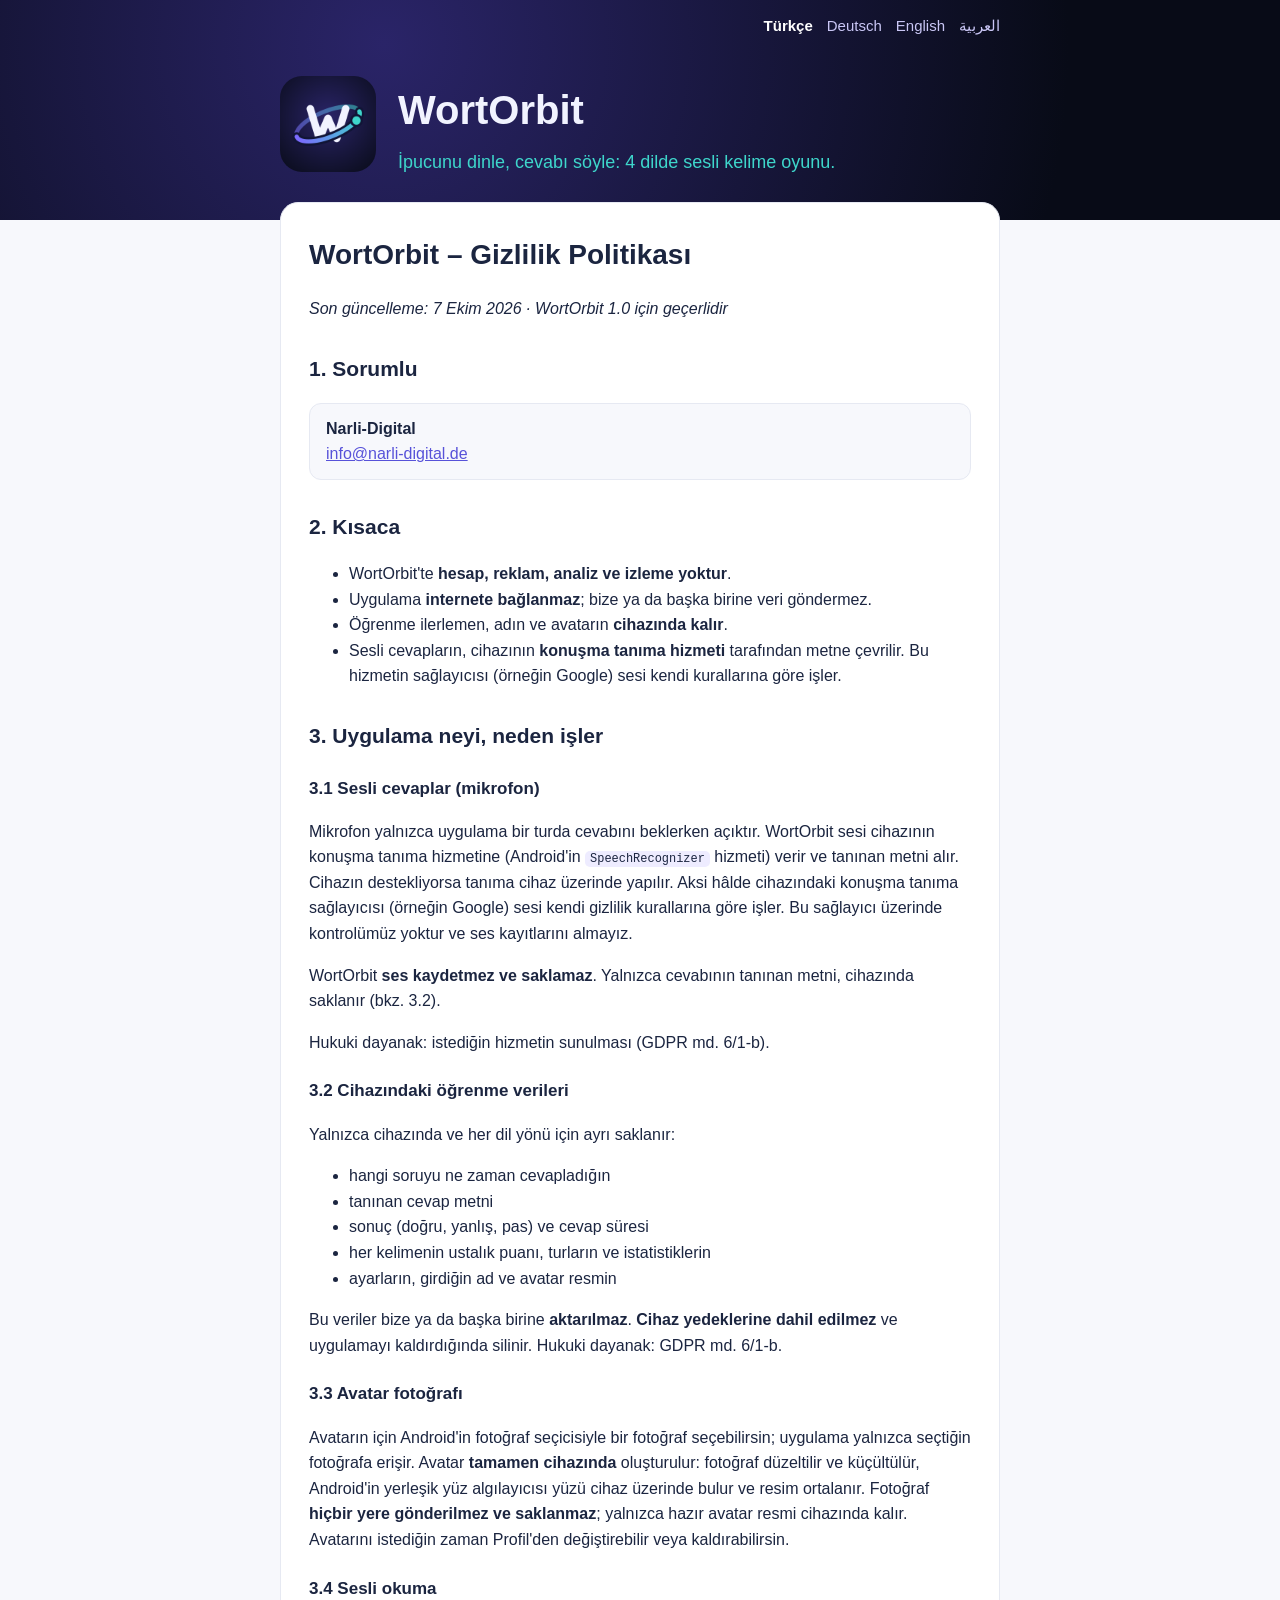
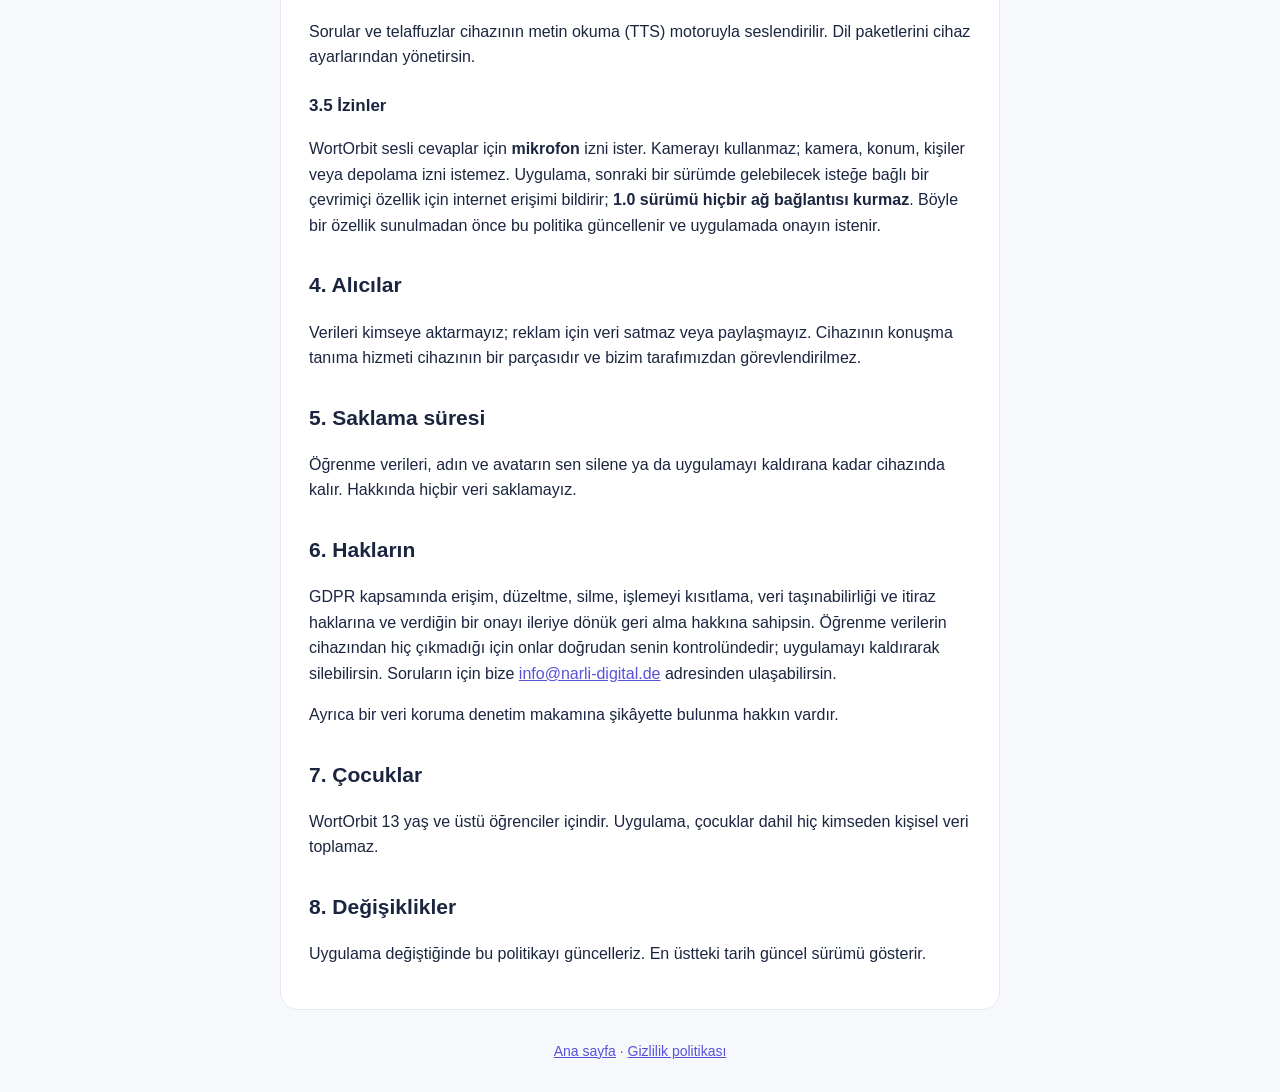
<file: tr/privacy.html>
<!doctype html>
<html lang="tr">
<head>
<meta charset="utf-8">
<meta name="viewport" content="width=device-width, initial-scale=1">
<title>WortOrbit – Gizlilik Politikası</title>
<link rel="icon" href="../icon.png">
<link rel="stylesheet" href="../style.css">
</head>
<body>
<header><div class="wrap">
<nav><a href="../tr/privacy.html" class="on" lang="tr">Türkçe</a><a href="../de/privacy.html" class="" lang="de">Deutsch</a><a href="../en/privacy.html" class="" lang="en">English</a><a href="../ar/privacy.html" class="" lang="ar">العربية</a></nav>
<div class="hero"><a href="../index.html"><img src="../icon.png" alt="WortOrbit"></a><div><h1>WortOrbit</h1><p>İpucunu dinle, cevabı söyle: 4 dilde sesli kelime oyunu.</p></div></div>
</div></header>
<div class="wrap"><main>
<h1>WortOrbit – Gizlilik Politikası</h1>
<p><em>Son güncelleme: 7 Ekim 2026 · WortOrbit 1.0 için geçerlidir</em></p>
<h2>1. Sorumlu</h2>
<div class="publisher"><strong>Narli-Digital</strong><br><a href="mailto:info@narli-digital.de">info@narli-digital.de</a></div>
<h2>2. Kısaca</h2>
<ul><li>WortOrbit'te <strong>hesap, reklam, analiz ve izleme yoktur</strong>.</li><li>Uygulama <strong>internete bağlanmaz</strong>; bize ya da başka birine veri göndermez.</li><li>Öğrenme ilerlemen, adın ve avatarın <strong>cihazında kalır</strong>.</li><li>Sesli cevapların, cihazının <strong>konuşma tanıma hizmeti</strong> tarafından metne çevrilir. Bu hizmetin sağlayıcısı (örneğin Google) sesi kendi kurallarına göre işler.</li></ul>
<h2>3. Uygulama neyi, neden işler</h2>
<h3>3.1 Sesli cevaplar (mikrofon)</h3>
<p>Mikrofon yalnızca uygulama bir turda cevabını beklerken açıktır. WortOrbit sesi cihazının konuşma tanıma hizmetine (Android'in <code>SpeechRecognizer</code> hizmeti) verir ve tanınan metni alır. Cihazın destekliyorsa tanıma cihaz üzerinde yapılır. Aksi hâlde cihazındaki konuşma tanıma sağlayıcısı (örneğin Google) sesi kendi gizlilik kurallarına göre işler. Bu sağlayıcı üzerinde kontrolümüz yoktur ve ses kayıtlarını almayız.</p>
<p>WortOrbit <strong>ses kaydetmez ve saklamaz</strong>. Yalnızca cevabının tanınan metni, cihazında saklanır (bkz. 3.2).</p>
<p>Hukuki dayanak: istediğin hizmetin sunulması (GDPR md. 6/1-b).</p>
<h3>3.2 Cihazındaki öğrenme verileri</h3>
<p>Yalnızca cihazında ve her dil yönü için ayrı saklanır:</p>
<ul><li>hangi soruyu ne zaman cevapladığın</li><li>tanınan cevap metni</li><li>sonuç (doğru, yanlış, pas) ve cevap süresi</li><li>her kelimenin ustalık puanı, turların ve istatistiklerin</li><li>ayarların, girdiğin ad ve avatar resmin</li></ul>
<p>Bu veriler bize ya da başka birine <strong>aktarılmaz</strong>. <strong>Cihaz yedeklerine dahil edilmez</strong> ve uygulamayı kaldırdığında silinir. Hukuki dayanak: GDPR md. 6/1-b.</p>
<h3>3.3 Avatar fotoğrafı</h3>
<p>Avatarın için Android'in fotoğraf seçicisiyle bir fotoğraf seçebilirsin; uygulama yalnızca seçtiğin fotoğrafa erişir. Avatar <strong>tamamen cihazında</strong> oluşturulur: fotoğraf düzeltilir ve küçültülür, Android'in yerleşik yüz algılayıcısı yüzü cihaz üzerinde bulur ve resim ortalanır. Fotoğraf <strong>hiçbir yere gönderilmez ve saklanmaz</strong>; yalnızca hazır avatar resmi cihazında kalır. Avatarını istediğin zaman Profil'den değiştirebilir veya kaldırabilirsin.</p>
<h3>3.4 Sesli okuma</h3>
<p>Sorular ve telaffuzlar cihazının metin okuma (TTS) motoruyla seslendirilir. Dil paketlerini cihaz ayarlarından yönetirsin.</p>
<h3>3.5 İzinler</h3>
<p>WortOrbit sesli cevaplar için <strong>mikrofon</strong> izni ister. Kamerayı kullanmaz; kamera, konum, kişiler veya depolama izni istemez. Uygulama, sonraki bir sürümde gelebilecek isteğe bağlı bir çevrimiçi özellik için internet erişimi bildirir; <strong>1.0 sürümü hiçbir ağ bağlantısı kurmaz</strong>. Böyle bir özellik sunulmadan önce bu politika güncellenir ve uygulamada onayın istenir.</p>
<h2>4. Alıcılar</h2>
<p>Verileri kimseye aktarmayız; reklam için veri satmaz veya paylaşmayız. Cihazının konuşma tanıma hizmeti cihazının bir parçasıdır ve bizim tarafımızdan görevlendirilmez.</p>
<h2>5. Saklama süresi</h2>
<p>Öğrenme verileri, adın ve avatarın sen silene ya da uygulamayı kaldırana kadar cihazında kalır. Hakkında hiçbir veri saklamayız.</p>
<h2>6. Hakların</h2>
<p>GDPR kapsamında erişim, düzeltme, silme, işlemeyi kısıtlama, veri taşınabilirliği ve itiraz haklarına ve verdiğin bir onayı ileriye dönük geri alma hakkına sahipsin. Öğrenme verilerin cihazından hiç çıkmadığı için onlar doğrudan senin kontrolündedir; uygulamayı kaldırarak silebilirsin. Soruların için bize <a href="mailto:info@narli-digital.de">info@narli-digital.de</a> adresinden ulaşabilirsin.</p>
<p>Ayrıca bir veri koruma denetim makamına şikâyette bulunma hakkın vardır.</p>
<h2>7. Çocuklar</h2>
<p>WortOrbit 13 yaş ve üstü öğrenciler içindir. Uygulama, çocuklar dahil hiç kimseden kişisel veri toplamaz.</p>
<h2>8. Değişiklikler</h2>
<p>Uygulama değiştiğinde bu politikayı güncelleriz. En üstteki tarih güncel sürümü gösterir.</p>
</main>
<footer><a href="../index.html">Ana sayfa</a> · <a href="../tr/privacy.html">Gizlilik politikası</a></footer>
</div>
</body>
</html>
</file>
<file: style.css>
:root { --ink: #1B2540; --muted: #59657B; --brand: #5752D9; --teal: #087F77; --line: #E6E9F2; --bg: #F7F8FC; }
* { box-sizing: border-box; }
body { margin: 0; font-family: "Segoe UI", Roboto, "Helvetica Neue", Arial, "Noto Sans Arabic", sans-serif;
       color: var(--ink); background: var(--bg); line-height: 1.6; }
header { background: radial-gradient(circle at 30% 20%, #2A2468, #080B17 75%); color: #F1F3FF; }
.wrap { max-width: 760px; margin: 0 auto; padding: 0 20px; }
nav { display: flex; gap: 14px; justify-content: flex-end; padding: 14px 0; font-size: 15px; flex-wrap: wrap; }
nav a { color: #C9C6F5; text-decoration: none; }
nav a.on { color: #FFFFFF; font-weight: 700; }
.hero { display: flex; gap: 22px; align-items: center; padding: 24px 0 40px; }
.hero img { width: 96px; height: 96px; border-radius: 22px; }
.hero h1 { margin: 0; font-size: 40px; }
.hero p { margin: 6px 0 0; color: #3ED6CB; font-size: 18px; }
main { background: #FFFFFF; border: 1px solid var(--line); border-radius: 18px; margin: -18px auto 30px; padding: 26px 28px; }
main h1 { font-size: 28px; margin-top: 4px; }
main h2 { font-size: 21px; margin-top: 30px; }
main h3 { font-size: 17px; margin-top: 22px; }
code { background: #EEECFF; padding: 1px 5px; border-radius: 5px; font-size: 0.92em; }
a { color: var(--brand); }
.feature { width: 100%; border-radius: 14px; margin: 6px 0 14px; }
.publisher { background: var(--bg); border: 1px solid var(--line); border-radius: 12px; padding: 12px 16px; }
.draft { background: #FFF3D6; border: 1px solid #F0C36D; border-radius: 10px; padding: 10px 14px; }
footer { color: var(--muted); font-size: 14px; text-align: center; padding: 0 0 30px; }
[dir="rtl"] nav { justify-content: flex-start; }
</file>
